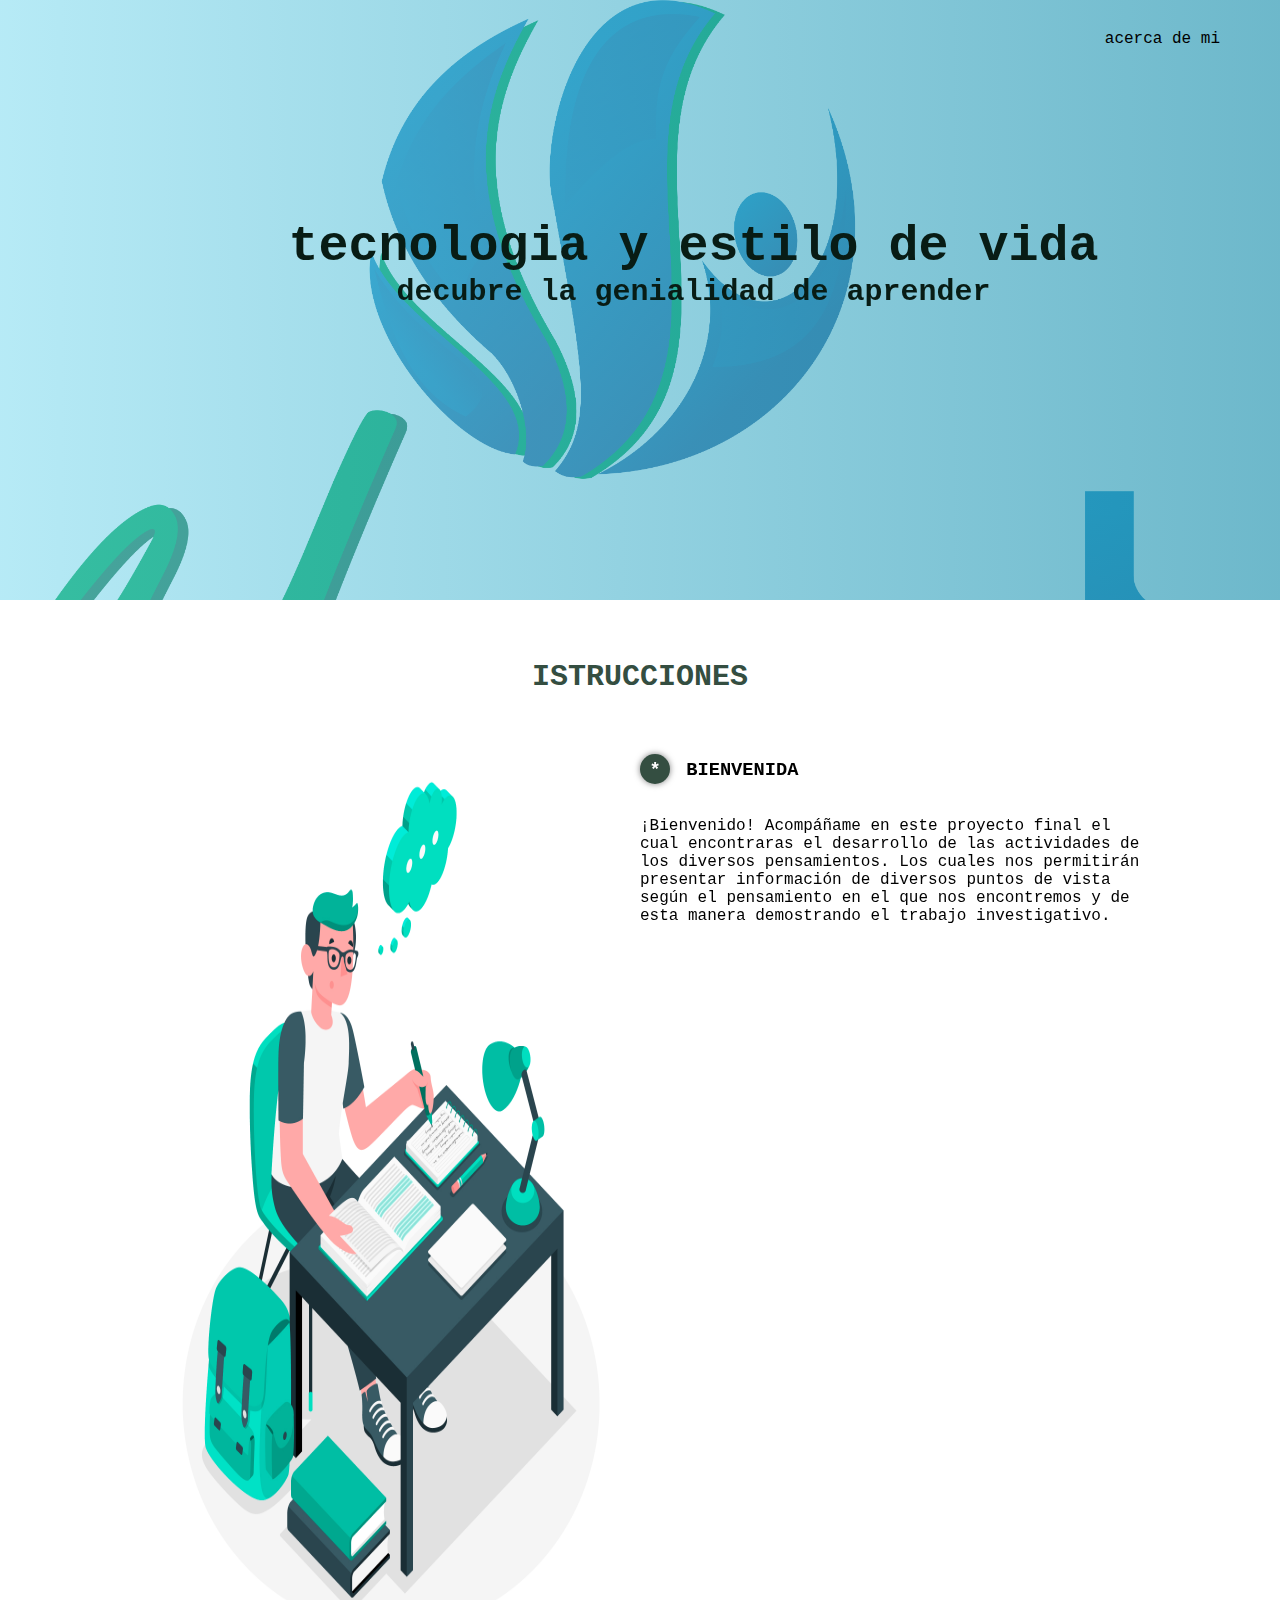
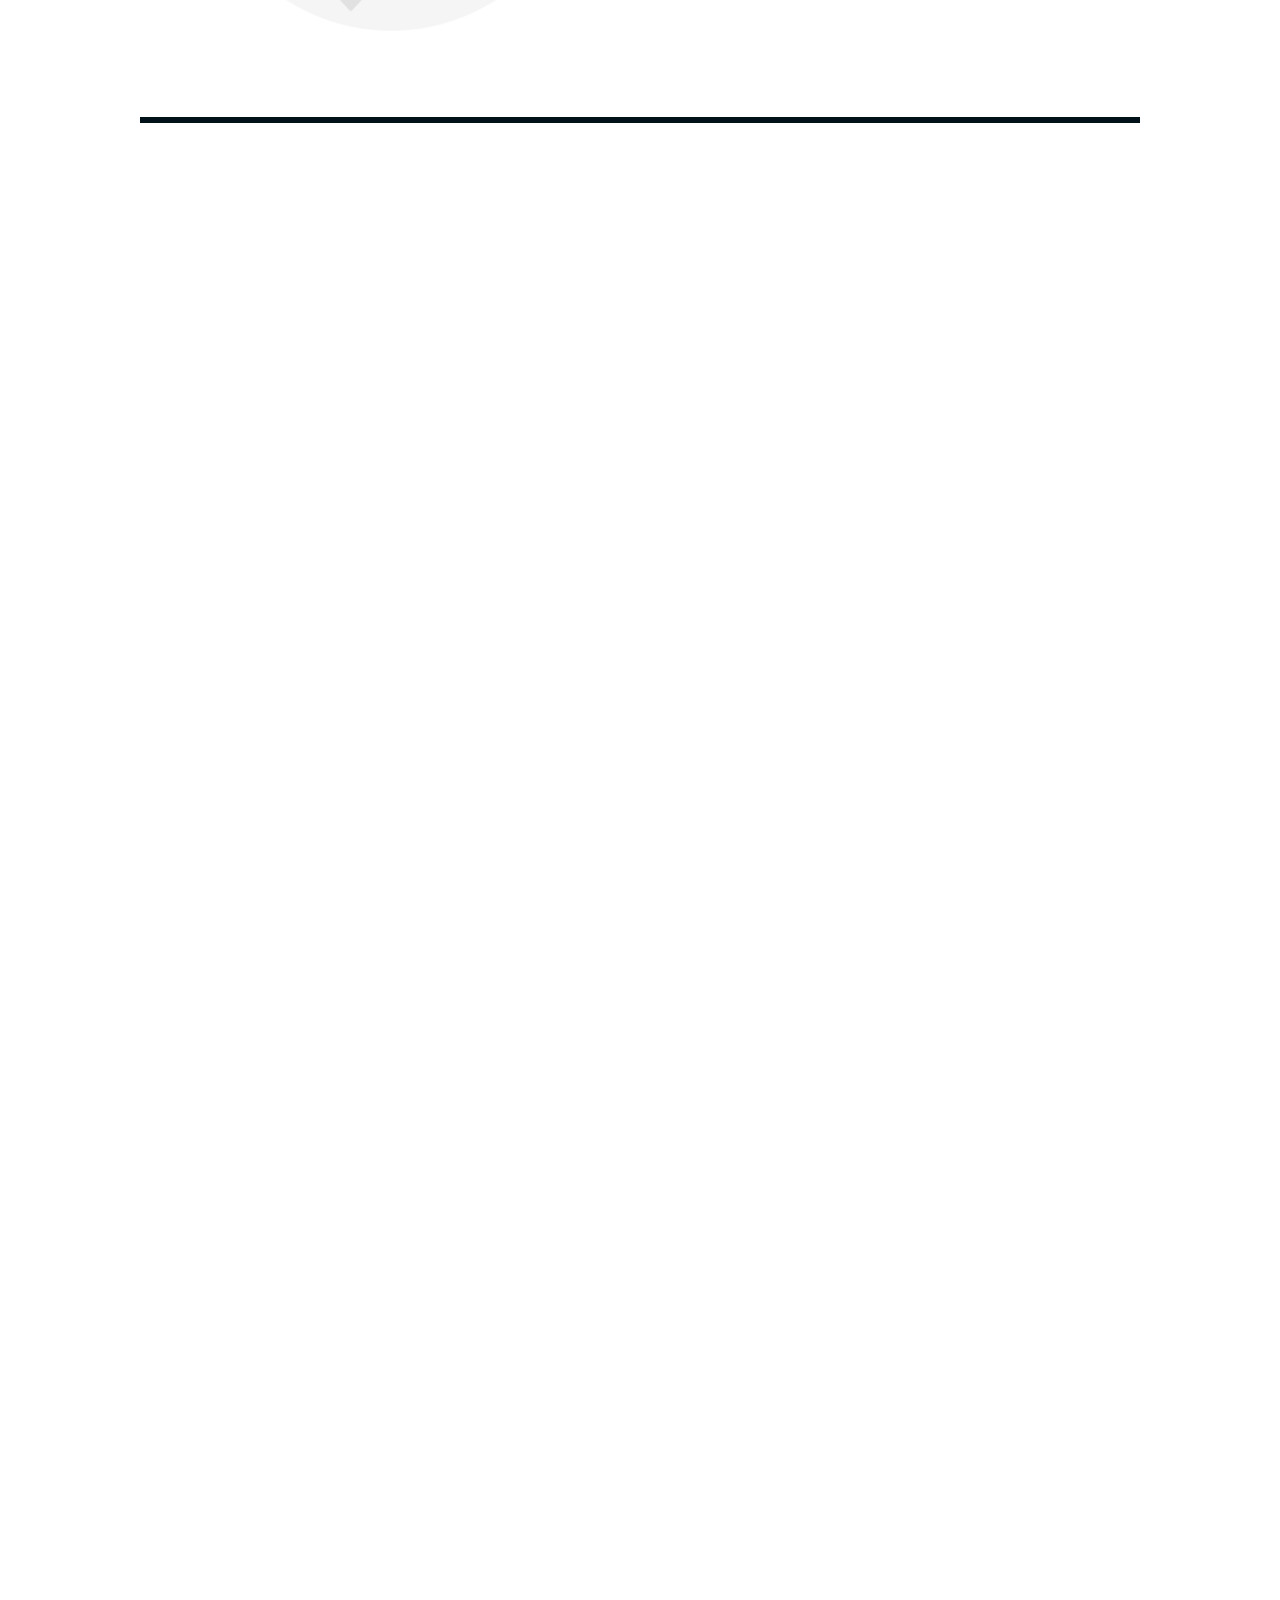
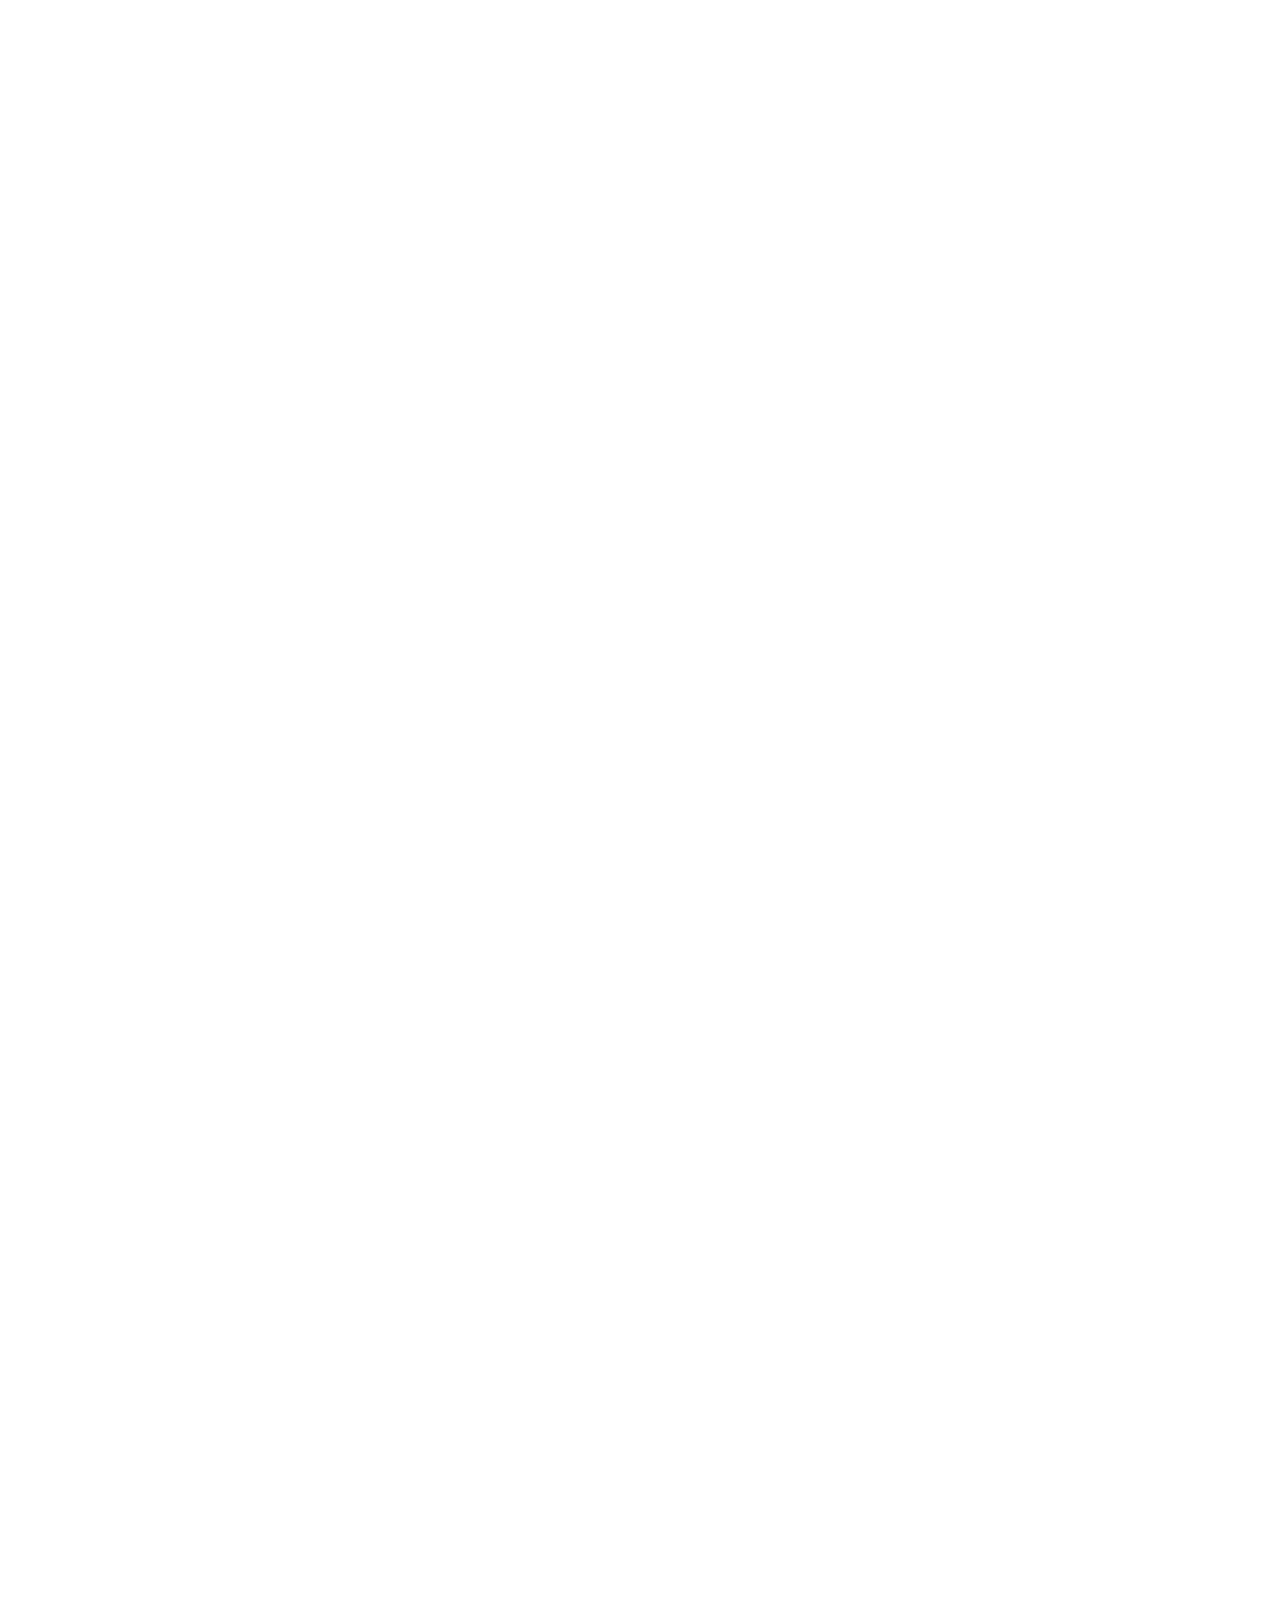
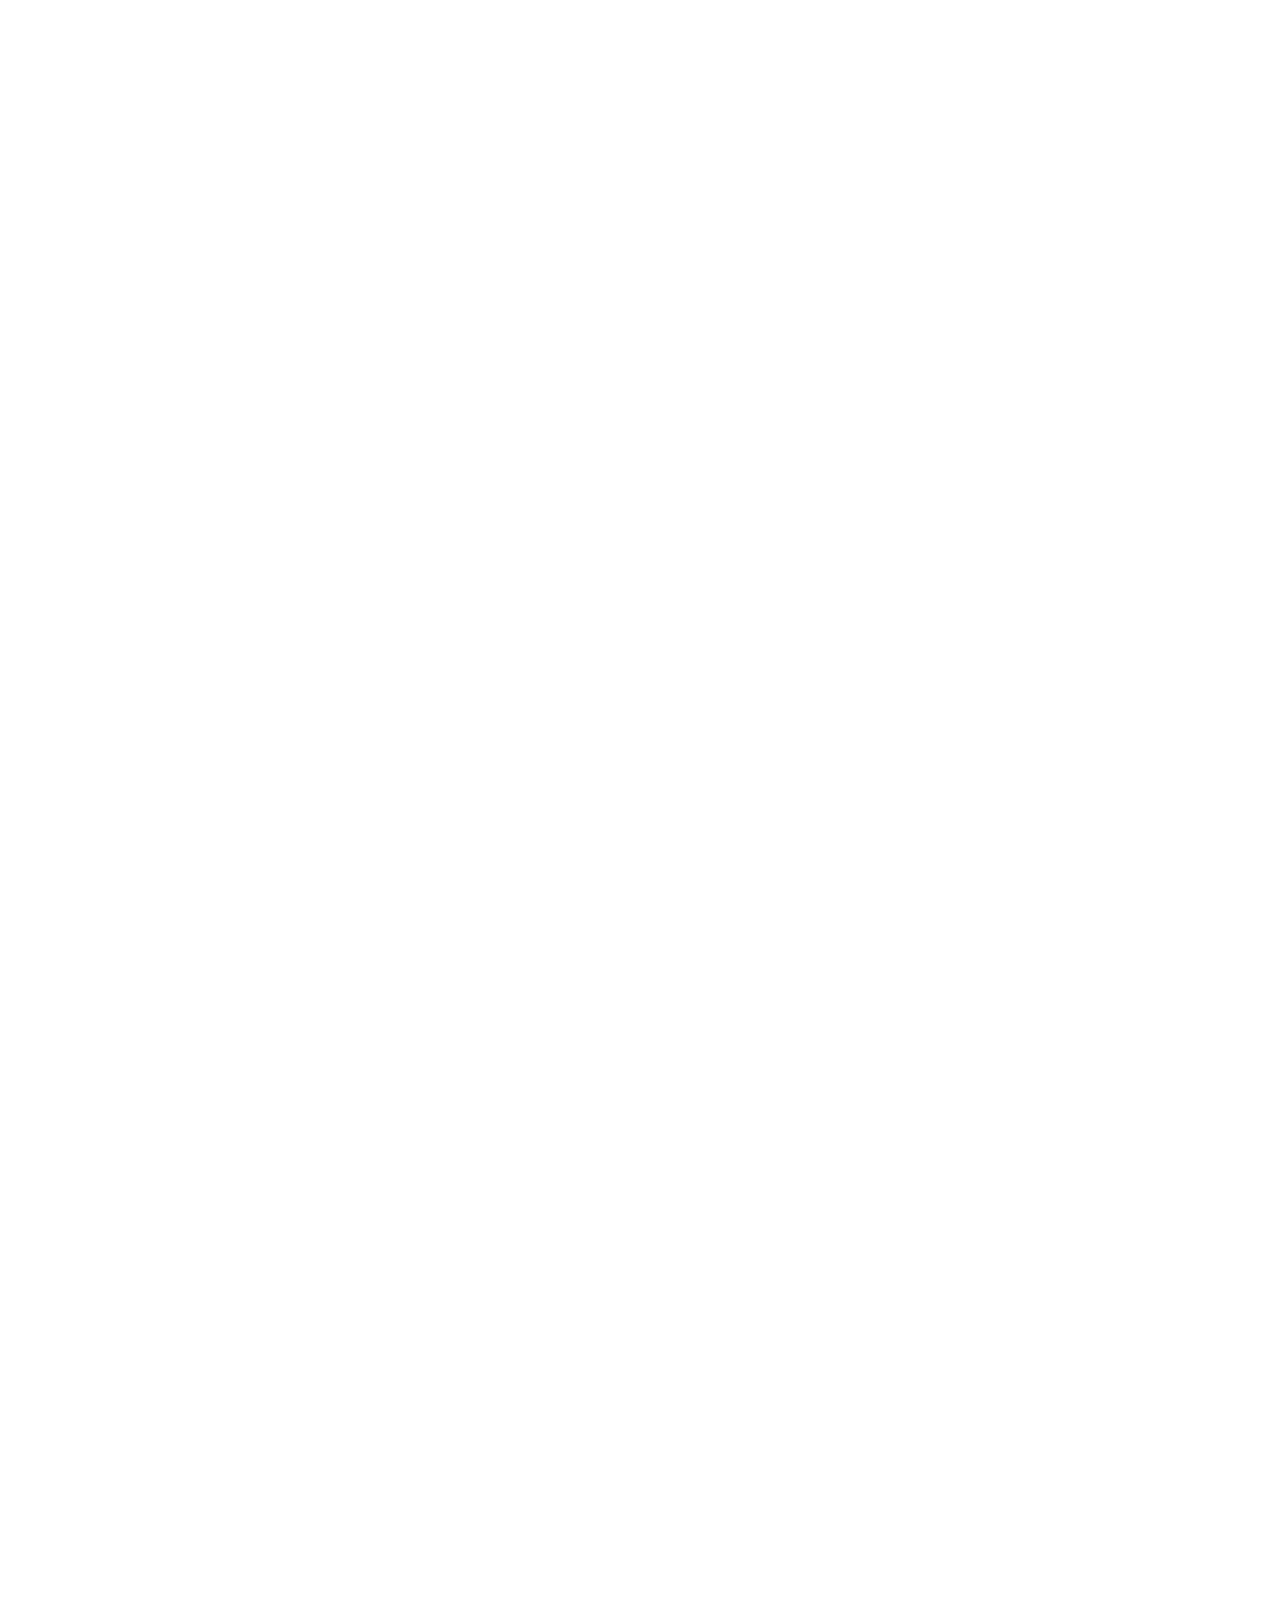
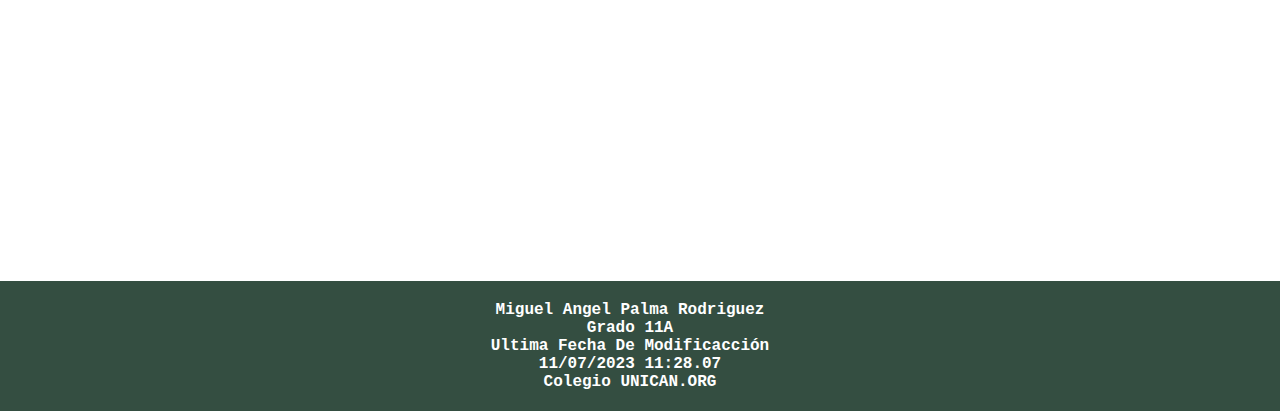
<file: index.html>
<!DOCTYPE html>
<html lang="en">
<head>
    <meta charset="UTF-8">
    <meta name="viewport" content="width=device-width, initial-scale=1.0">
    <title>tecnologia y estilo de vida | unicab.org </title>
    <link rel="stylesheet" href="css/index.css">
    <script src="js/scrollreveal.js"></script>
    <link rel="preconnect" href="https://fonts.googleapis.com">
<link rel="preconnect" href="https://fonts.gstatic.com" crossorigin>
</head>

<body>

    

    

    <header>
        
        <nav>
            <a href="mihojadevida/indexh.html">acerca de mi </a>
        </nav>
        <section class="texto1">
            <h1>tecnologia y estilo de vida </h1>
            <h2>decubre la genialidad de aprender </h2>
        </section>

        </header>

        <main>
            <div class="contenedor">

            <section class="contenerdor-instruciones">
                <h2 class="titulo">ISTRUCCIONES</h2>
                <div class="contenedor-sobre-nosotros">
                    <img src="imagen1.jpg" alt="" class="imagen1-about-us" style="width: 500px ;" >
                    <div class="contenedor-texto">
                        
                <div class="contenido-de-texto">
                    
                    <h3><span>*</span> BIENVENIDA </h3> <br> 
                    <p loren> ¡Bienvenido! Acompáñame en este proyecto 
                        final el cual encontraras el desarrollo de las actividades de los diversos 
                        pensamientos. Los cuales nos permitirán presentar información de diversos 
                        puntos de vista según el pensamiento en el que nos encontremos y de esta 
                        manera demostrando el trabajo investigativo.</p> 
                        
                    </div>

                    <br> <br>

                    <div class="contenido-de-texto">
                    
                        <h3><span>*</span>TEMATICA</h3> <br> 
                        <p loren>Como proyecto final, esta página web tendrá una temática divertida y dinámica, 
                            la cual está acompañada de instrucciones en cada pensamiento, volviéndose una página interactiva,
                             ya que el docente podrá interactuar con el contenido y poder revisarlo. Este trabajo,
                             al ser diferente que todos los demás, quiero que tenga un impacto positivo frente a cada uno de los 
                             tutores que son acompañaran en este proceso. Te invito a que mires el cronograma del orden cronológico de 
                             los pensamientos del proyecto.

                             <br><br>

                            
                              </p> 

                             <a href="cronograma/indexc.html" class="myButton1">orden cronologico</a>


                        </div>
                    

                    

                    

                        <br> <br>

                        <div class="contenido-de-texto">
                    
                            <h3><span>*</span>RECOMENDACIONES</h3> <br> 
                            <p loren>Para una buena interacción con el material de esta página, por favor seguir las siguientes recomendaciones: <br><br>

                                - A la hora de navegar por la página, por favor hacer uso de la barra de navegación, la cual se encuentra en la parte inferior de cada <br><br>
                                
                                - Si algún material se encuentra con alguna anomalía deberás comunicarte al correo institucional miguelangelpalma@unicab.org o a mi número telefónico (+57) 321 800 3303 <br><br>

                                - Al final de la página se encuentra un apartado con la misma apariencia que los demás pensamientos, pero es muy especial por eso los invito a que le echen un vistazo y fue con todo corazón <br><br>
                                </p> 
                                
                            </div>
                
                </div>

            </section>

            <br><br>

            <hr size="8px" color="#001219">
        

            <section class="portamaterias">  
                <div class="contenedor">
                    <h2 class="titulo">PENSAMIENTOS</h2>
                    <div class="galeria-port">
                        <div class="imagen-port">
                            <div class="center">
                            <p>PENSAMIENTO BIOETICO QUIMICA </p>
                            <a href="bioetico/index1.html" class="myButton">CLIC AQUI</a>


                           




                        </div> 

                            <img src="Tarjeta de presentación formal negro y blanco elegante 2.png" alt="" style="width: 100%" >
                            <div class="hover-galeria">
                        

                            </div>
                        </div>
                    </div>
                

                        <div class="imagen-port">
                            <div class="center">
                                <p>PENSAMIENTO BIOETICO FISICA  </p>
                                <a href="fisica/index2.html" class="myButton">CLIC AQUI</a>
                            </div> 

                            
                            <img src="Tarjeta de presentación formal negro y blanco elegante.png" alt=""  > 
                            <div class="hover-galeria">
                                
                                

                            </div>
                        </div>
                 

                        <div class="imagen-port">
                            <div class="center">
                                <p>PENSAMIENTO SOCIAL</p>
                                <a href="sociales/index3.html" class="myButton">CLIC AQUI</a>
                            </div> 

                            <img src="Tarjeta de presentación formal negro y blanco elegante 3.png" alt=""  >
                            <div class="hover-galeria">
                               
                                

                            </div>
                        </div>

                        <div class="imagen-port">
                            <div class="center">
                                <p> PENSAMIENTO NUMERICO</p>
                                <a href="matematicas/index4.html" class="myButton">CLIC AQUI</a>
                            </div> 

                            <img src="Tarjeta de presentación formal negro y blanco elegante 5.png" alt="">
                            <div class="hover-galeria">
                                
                             

                            </div>
                        </div>

                        <div class="imagen-port">
                            <div class="center">
                                <p>PENSAMIENTO HUMANISTICO ESPAÑOL</p>
                                <a href="español/index5.html" class="myButton">CLIC AQUI</a>

                            </div> 

                            <img src="Tarjeta de presentación formal negro y blanco elegante  ESPAÑOL.png" alt="">
                            <div class="hover-galeria">
                                
                               

                            </div>
                        </div>

                        <div class="imagen-port">
                            <div class="center">
                                <p>PENSAMIENTO HUMANISTICO INGLES </p>
                                <a href="ingles/index6.html" class="myButton">CLIC AQUI</a>

                         </div> 

                            <img src="Tarjeta de presentación formal negro y blanco elegante INGLES.png" alt="" >
                            <div class="hover-galeria">
                                
                               

                            </div>
                        </div>




                        <div class="imagen-port">
                            <div class="center">
                                <p>AGRADECIMINTO </p>
                                <a href="https://site164829.nicepage.io/?version=b4f3d2f2-7130-4fca-98d5-1179d1e62a88" class="myButton">CLIC AQUI</a>

                         </div> 

                            <img src="m.png" alt="" >
                            <div class="hover-galeria">
                                
                               

                            </div>
                        </div>

                    </div>
                </div>

          </section>
            </div>
        </main>
    
</body>

</html>





























<div class="info2">
    
        <p class="tituloinfo"> Miguel Angel Palma Rodriguez </p> <br>
    <p class="tituloinfo">Grado 11A</p><br>
    <P class="tituloinfo"> Ultima Fecha De Modificacción</P><br>
    <p class="tituloinfo">11/07/2023 11:28.07</p><br>
    <p class="tituloinfo"> Colegio UNICAN.ORG</p>
    
</div>

<script src="js/index.js"></script>
</body>
</html>
</file>
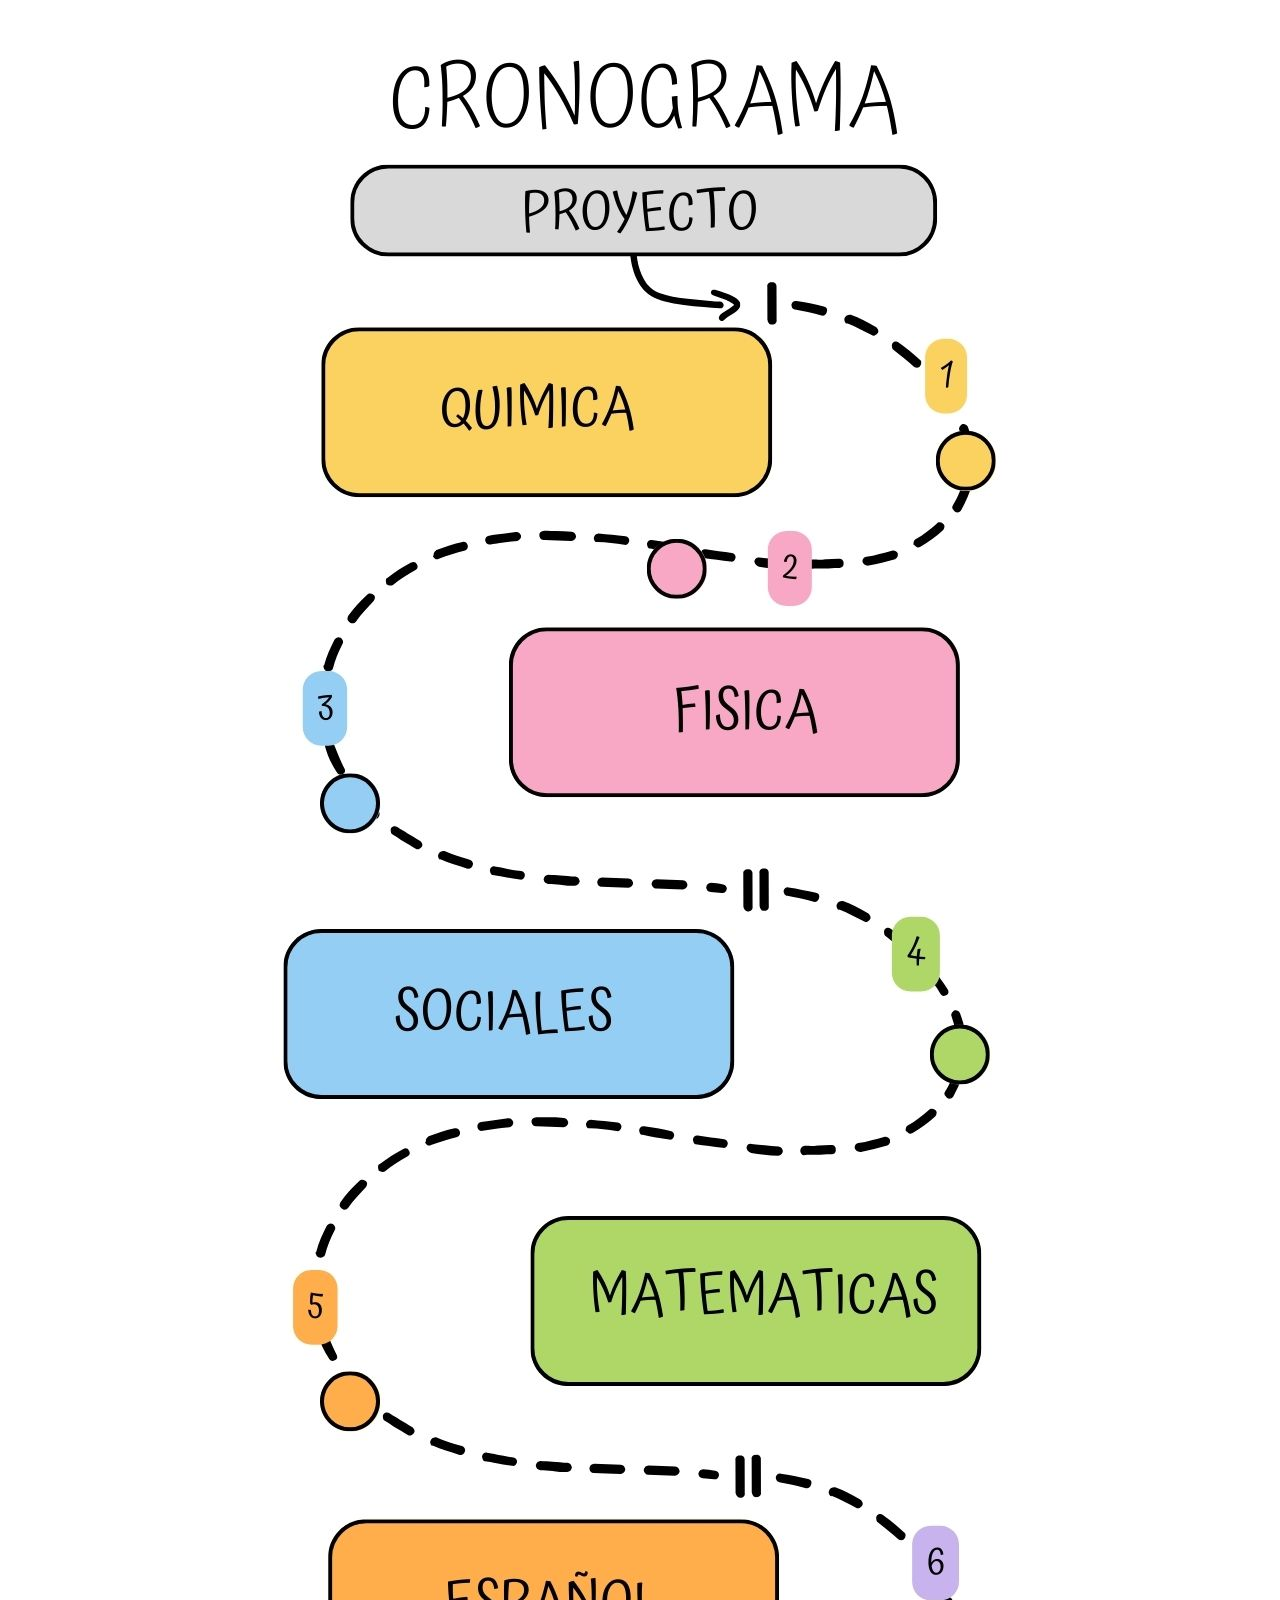
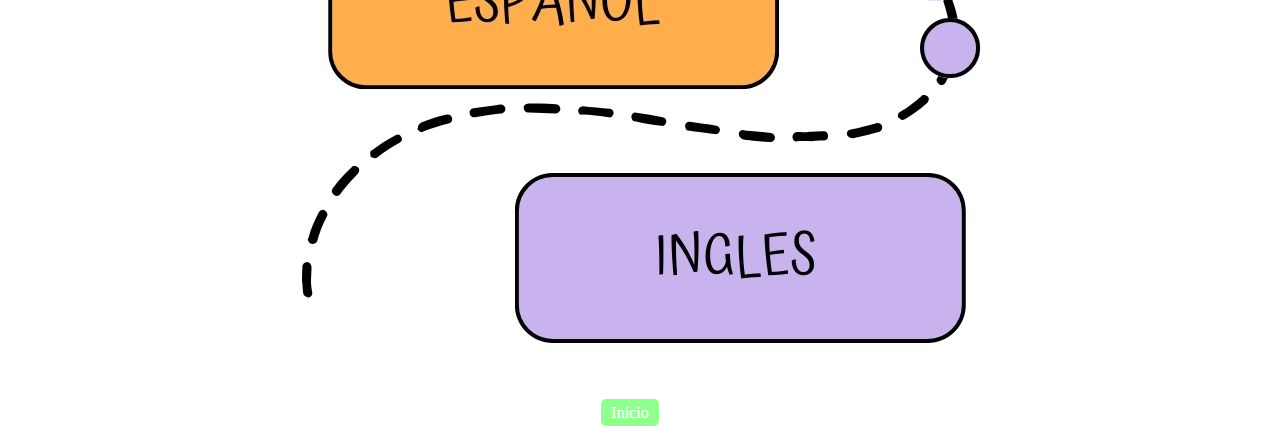
<file: cronograma/indexc.html>
<!DOCTYPE html>
<html lang="es">
<head>
    <meta charset="UTF-8">
    <meta name="viewport" content="width=device-width, initial-scale=1.0">
    <link rel="stylesheet" href="css/indexc.css">
    <script src="../js/scrollreveal.js"></script>
    <title>cronograma</title>
</head>


<body>

<div class="cronograma">
    <div class="img">

        <img src="cronograma.jpg" alt="">
    </div>

</div>

    
<section class="navegacion">

    <ul>
        <li><a href="../index.html" class="home">Inicio</a></li>
    </ul>

</section>

<script src="../js/index.js"></script>
</body>
</html>
</file>
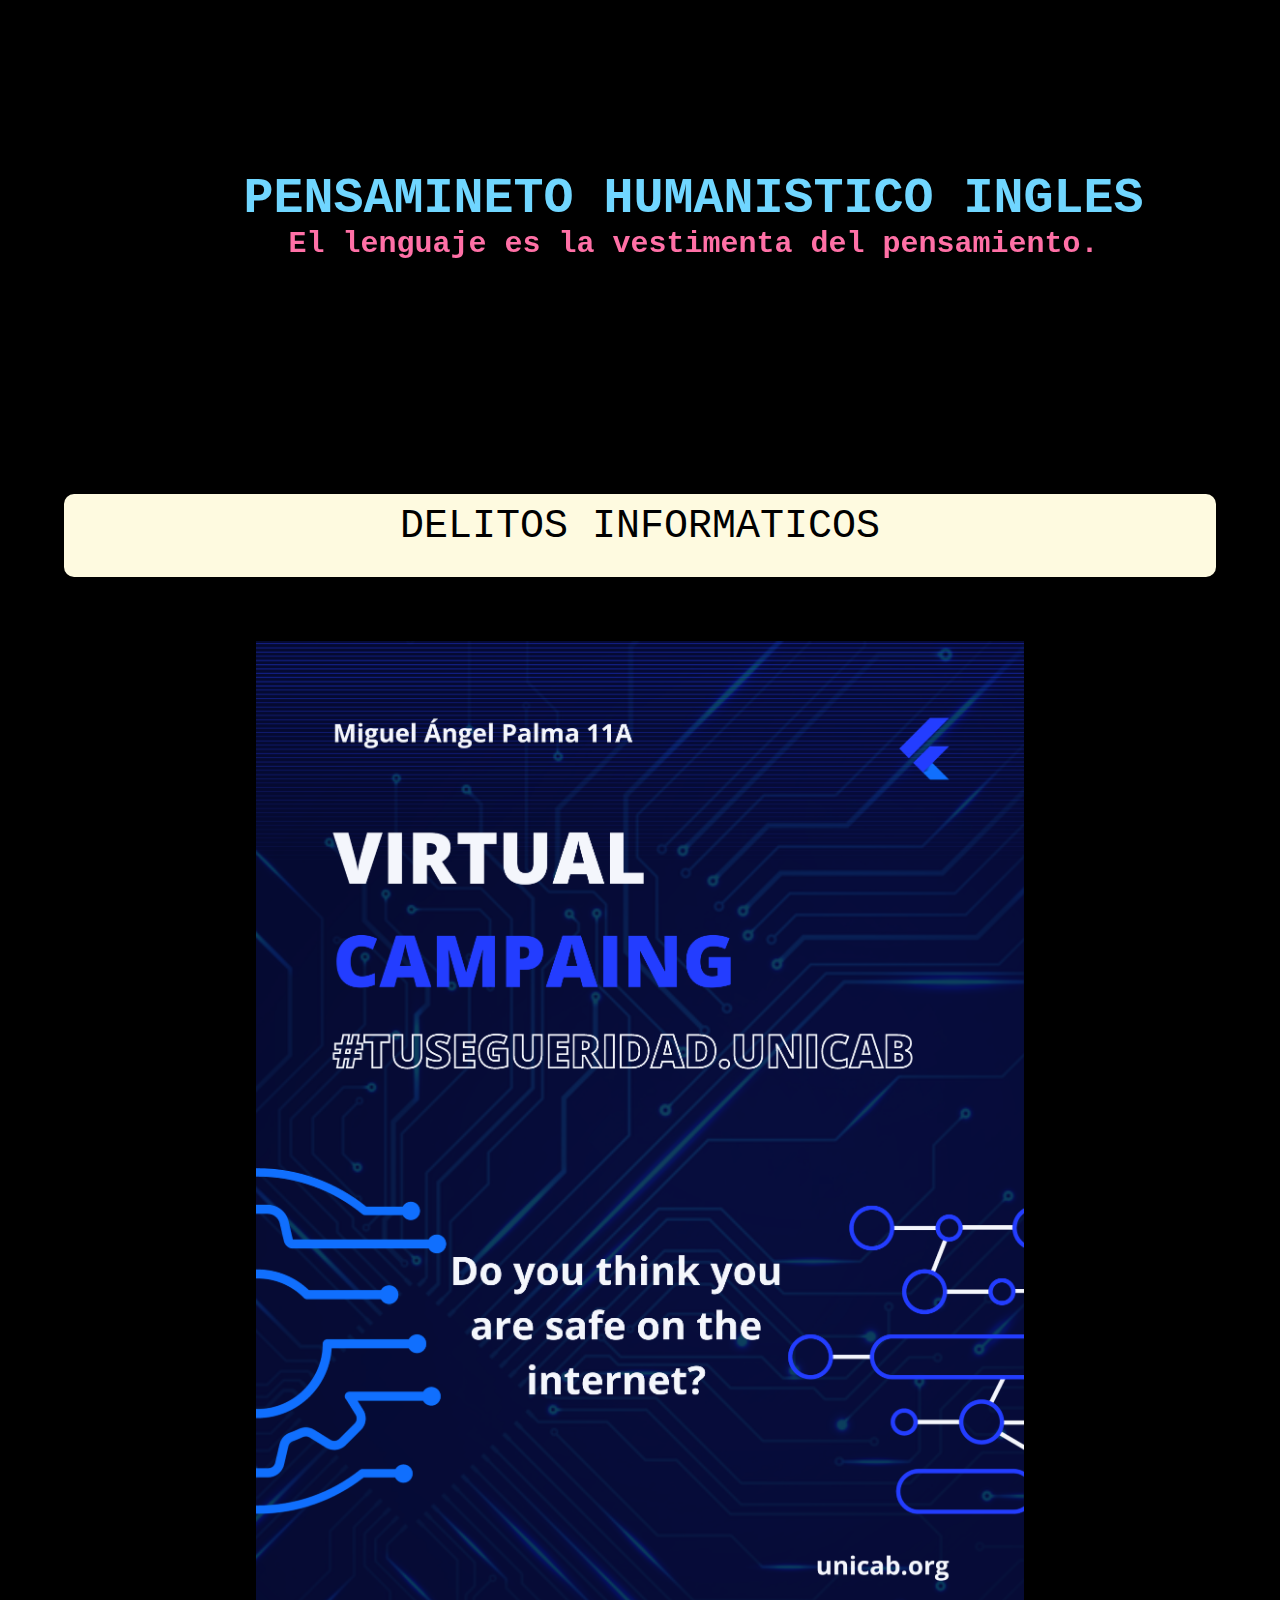
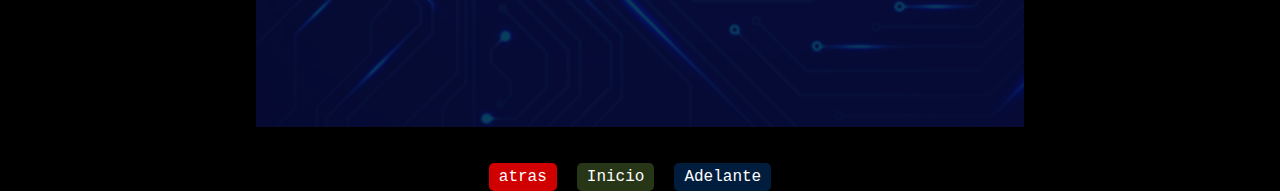
<file: ingles/index6.html>
<!DOCTYPE html>
<html lang="en">
<head>
    <meta charset="UTF-8">
    <meta name="viewport" content="width=device-width, initial-scale=1.0">
    <title>pensamiento ingles</title>
    <link rel="stylesheet" href="css/index6.css">
    <script src="../js/scrollreveal.js"></script>
    <link rel="preconnect" href="https://fonts.googleapis.com">
<link rel="preconnect" href="https://fonts.gstatic.com" crossorigin>
</head>

<body>
    <body>
        <header>
            <section class="titulo1">
                <h1> PENSAMINETO HUMANISTICO INGLES</h1>
                <h2>El lenguaje es la vestimenta del pensamiento. </h2>
                
            </section>
        </header>
        <div class="info">
            <p class="titulo-seccion">DELITOS INFORMATICOS</p>
            <div class="lista">
        
                <br>
        
               
            </div>
        </div>

        <div class="cronograma">
            <div class="img">
        
                <img src="virtual - copia.png" alt="" width="60%">
            </div>
        
        </div>

        <br><br>

        <section class="navegacion">
            <ul>
        <li> <a href="../español/index5.html" class="back"> atras </a>
        <li><a href="../index.html" class="home">Inicio</a></li>
        <li><a href="../index.html" class="forward">Adelante</a></li>
            </ul>
        
        </section>




    </body>
    <script src="../js/index.js"></script>
</body>
</html>
</file>
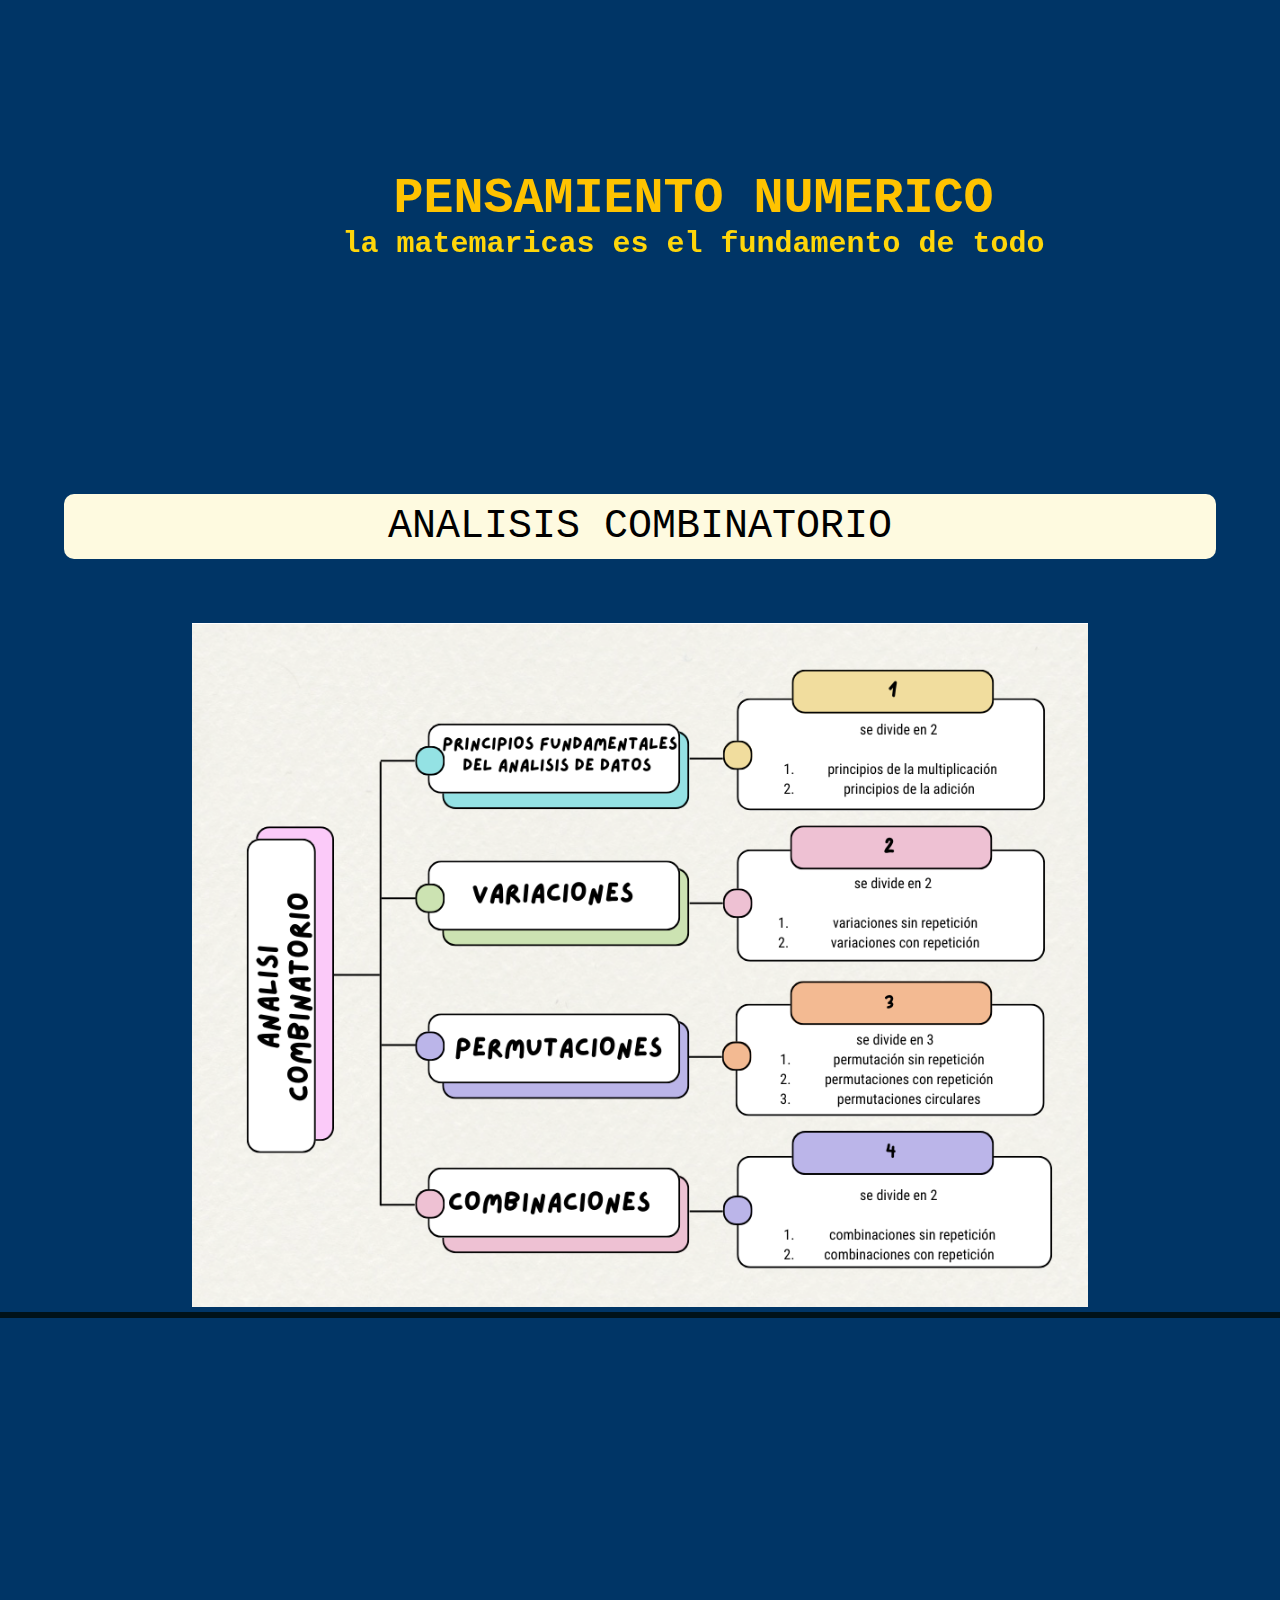
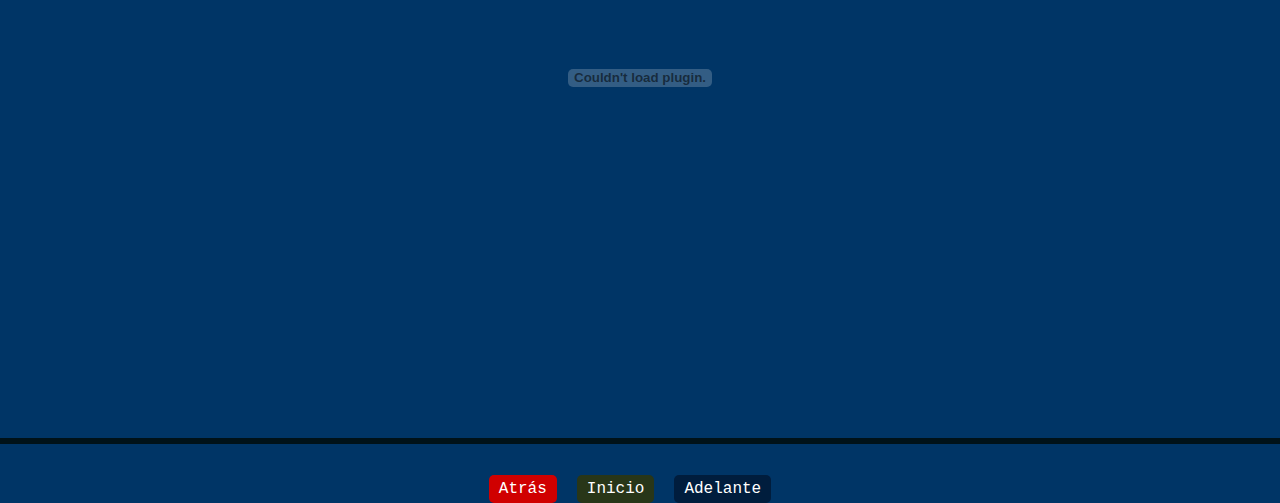
<file: matematicas/index4.html>
<!DOCTYPE html>
<html lang="es">
<head>
    <meta charset="UTF-8">
    <meta name="viewport" content="width=device-width, initial-scale=1.0">
    <title>pensaminto numerico</title>
    <link rel="stylesheet" href="css/index4.css">
    <script src="../js/scrollreveal.js"></script>
    <link rel="preconnect" href="https://fonts.googleapis.com">
<link rel="preconnect" href="https://fonts.gstatic.com" crossorigin>
</head>


<body>

    <body>
        <header>
            <section class="titulo1">
                <h1> PENSAMIENTO NUMERICO </h1>
                <h2> la matemaricas es el fundamento de todo </h2>
            </section>

            <div class="info">
                <p class="titulo-seccion">ANALISIS COMBINATORIO</p>
                

                </div>
            </div>

            
            <div class="mapa1"> 
                <img src="analisi combinatorio.png" alt="" style="width: 70%;">

            </div>

            <hr size="8px" color="#001219">

            <object class="pdfview" type="application/pdf" data="Calculus - Mathematics - 12th Grade by Slidesgo.pdf"></object>


            <div>

            <hr size="8px" color="#001219">

            <br><br>

            

            

        



            <section class="navegacion">
                <ul>
                    <li><a href="../sociales/index3.html#" class="back">Atrás</a></li>
                    <li><a href="../index.html " class="home">Inicio</a></li>
                    <li><a href="../español/index5.html" class="forward">Adelante</a></li>

                   
                      
                      
                </ul>
            
            </section>
    
    
        </header>
    </body>
    <script src="../js/index.js"></script>
</body>
</html>
</file>
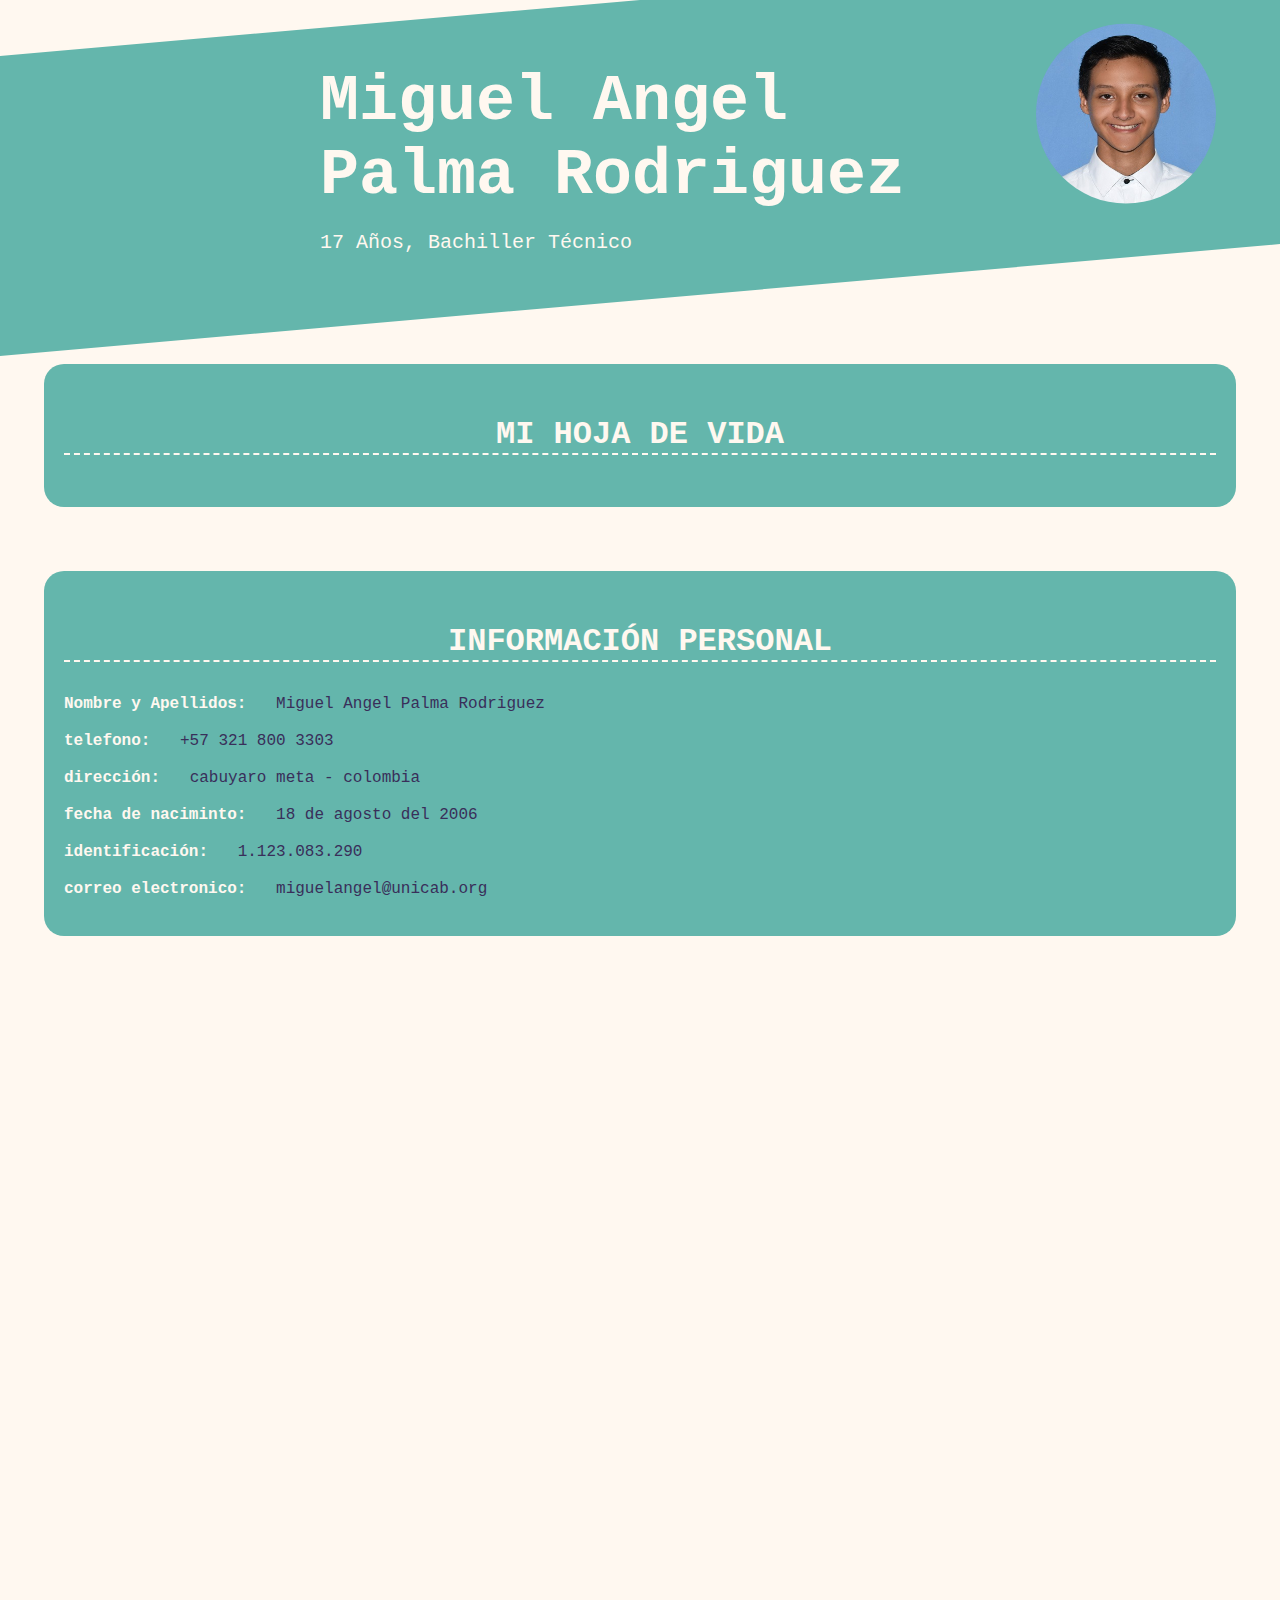
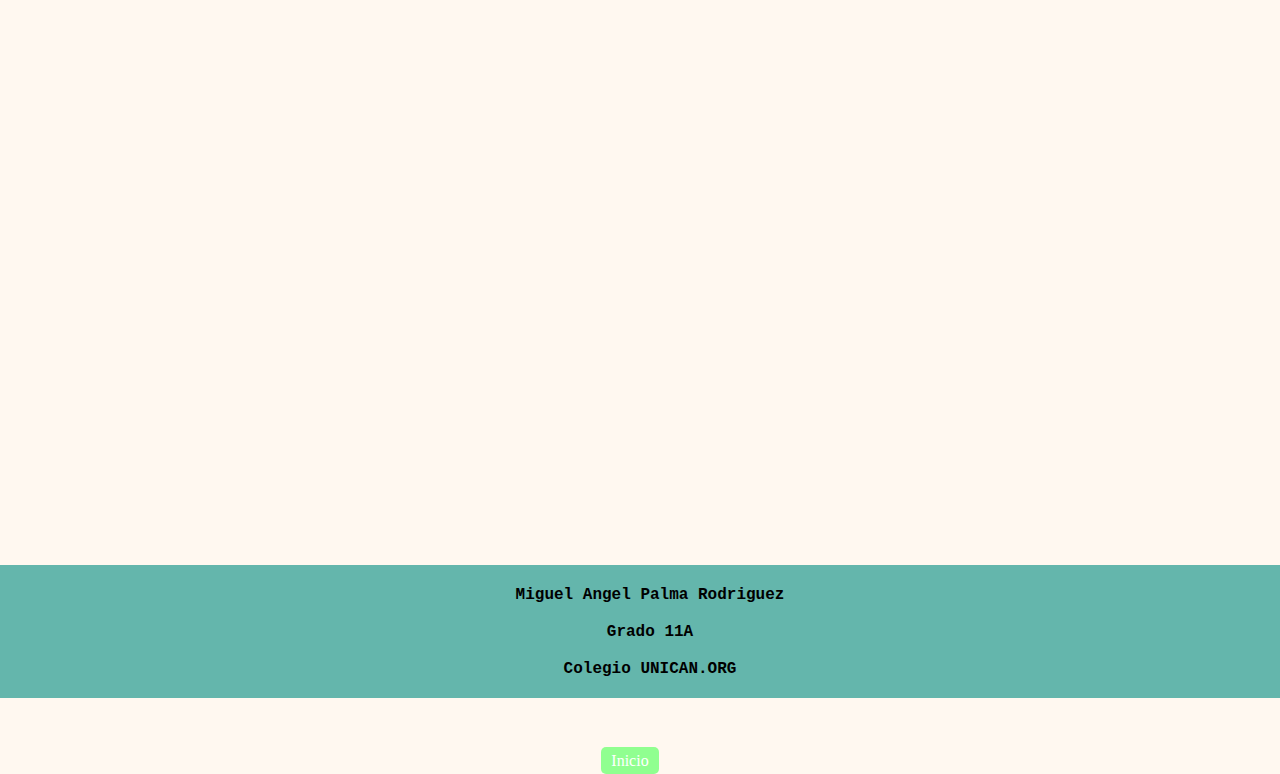
<file: mihojadevida/indexh.html>
<!DOCTYPE html>
<html lang="es">
<head>
    <meta charset="UTF-8">
    <meta name="viewport" content="width=device-width, initial-scale=1.0">
    <title> mi hoja de vida</title>
    <link rel="stylesheet" href="css/indexh.css">
    <script src="../js/scrollreveal.js"></script>
    <link rel="preconnect" href="https://fonts.googleapis.com">
<link rel="preconnect" href="https://fonts.gstatic.com" crossorigin>
</head>

<body>
    <div class="name">
        <div class="imagen">
            <img src="WhatsApp Image 2022-01-18 at 11.04.18 AM.jpeg" alt="">
        </div>
        

         <div class="content">
            <p class="p-1">Miguel Angel Palma Rodriguez</p> <br>
            <p class="p-2">17 Años, Bachiller Técnico</p>
         </div>   
            
                
        </style>
    </head>
    <body>

    </div>

    <div class="info">
       
        <center><div>

            <p class="tituloseccion"> MI HOJA DE VIDA</p>

        </div></center>
    </div>
</div>


    
       
    




    <div class="info">
        <p class="tituloseccion">INFORMACIÓN PERSONAL</p>
        <p class="tituloinfo"> Nombre y Apellidos:  </p> 
        <p class="Infoinfo">Miguel Angel Palma Rodriguez</p><br><br>
        <p class="tituloinfo"> telefono: </p>
        <p class="Infoinfo"> +57 321 800 3303</p><br><br>
        <p class="tituloinfo"> dirección: </p>
        <p class="Infoinfo"> cabuyaro meta - colombia</p><br><br>
        <p class="tituloinfo"> fecha de naciminto: </p>
        <p class="Infoinfo"> 18 de agosto del 2006</p><br><br>
        <p class="tituloinfo"> identificación: </p>
        <p class="Infoinfo">  1.123.083.290</p><br><br>
        <P class="tituloinfo"> correo electronico: </P>
        <p class="Infoinfo"> miguelangel@unicab.org</p> <br><br>
    </div>

    <div class="info">
        <p class="tituloseccion">EXPERENCIA LABORAL</p>
        <p class="tituloinfo"> Experencia laboral:  </p>
        <p class="Infoinfo"> NO APLICA</p><br><br>
        
    </div>

    <div class="info">
        <p class="tituloseccion">EDUCACCIÓN E FORMACIÓN</p>
        <p class="tituloinfo"> Educaccion:  </p>
        <p class="Infoinfo"> tecnico Bachiller (colegio UNICAB) dedes el año 2021 - 2023</p><br><br>
        <p class="Infoinfo">  primaria Istitucion educativa cabuyaro meta </p><br><br>
        
    </div>

    <div class="info">
        <p class="tituloseccion">ACTITUDES Y PASATIEMPOS</p>
        <p class="tituloinfo"> aptitud:  </p>
        <p class="Infoinfo">Soy una persona llena de habilidades y capacidades una de ellas es mi destreza 
            en el arte libre y tengo un inmenso amor por la naturaleza. Además, soy una persona que se relaciona 
            muy fácilmente con las demás entablando una amistad pura soy bueno trabajando en equipo de echo me 
            gusta por tal motivo me considero un Vocero líder entre las demás personas. Al igual mi mentalidad 
            y mi buen optimismo me a ayudado ha hacer la persona que soy y cada día mas ir mejorando además Soy
             una persona amable y de mente abierta, en constante búsqueda de nuevas perspectivas y desafíos. 
             Aunque no tengo experiencia laboral, tengo una mente innovadora y una pasión por aprender. 
             Estoy dispuesto a enfrentar cualquier desafío y aportar mis habilidades. 

        </p><br><br>


        <p class="tituloinfo"> pasatimpos: </p>
        <p class="Infoinfo"> <span> (Danza Hurbana)  (Recreaccion Artistica)  (participante en deportes como el atlrtismo entre otros ) </span></p><br>
        
    </div>
    
    <div class="info">
        <p class="tituloseccion">LENGUA</p>
        <p class="tituloinfo"> lengua materna:  </p>
        <p class="Infoinfo">español</p><br><br>
        <p class="tituloinfo"> otras: </p>
        <p class="Infoinfo"> grado minimo de ingles en nivel basico</p>
        
    </div>

    <div class="info2">
        <center>
            <p class="tituloinfo"> Miguel Angel Palma Rodriguez </p> <br><br>
        <p class="tituloinfo">Grado 11A</p><br><br>
        
        <p class="tituloinfo"> Colegio UNICAN.ORG</p>
        </center>
    </div>

    <br><br><br>

    
        
    
    <section class="navegacion">

        <ul>
            <li><a href="../index.html" class="home">Inicio</a></li>
        </ul>
    
    </section>

        
    
    

    <script src="../js/index.js"></script>
</body>
</html>
</file>
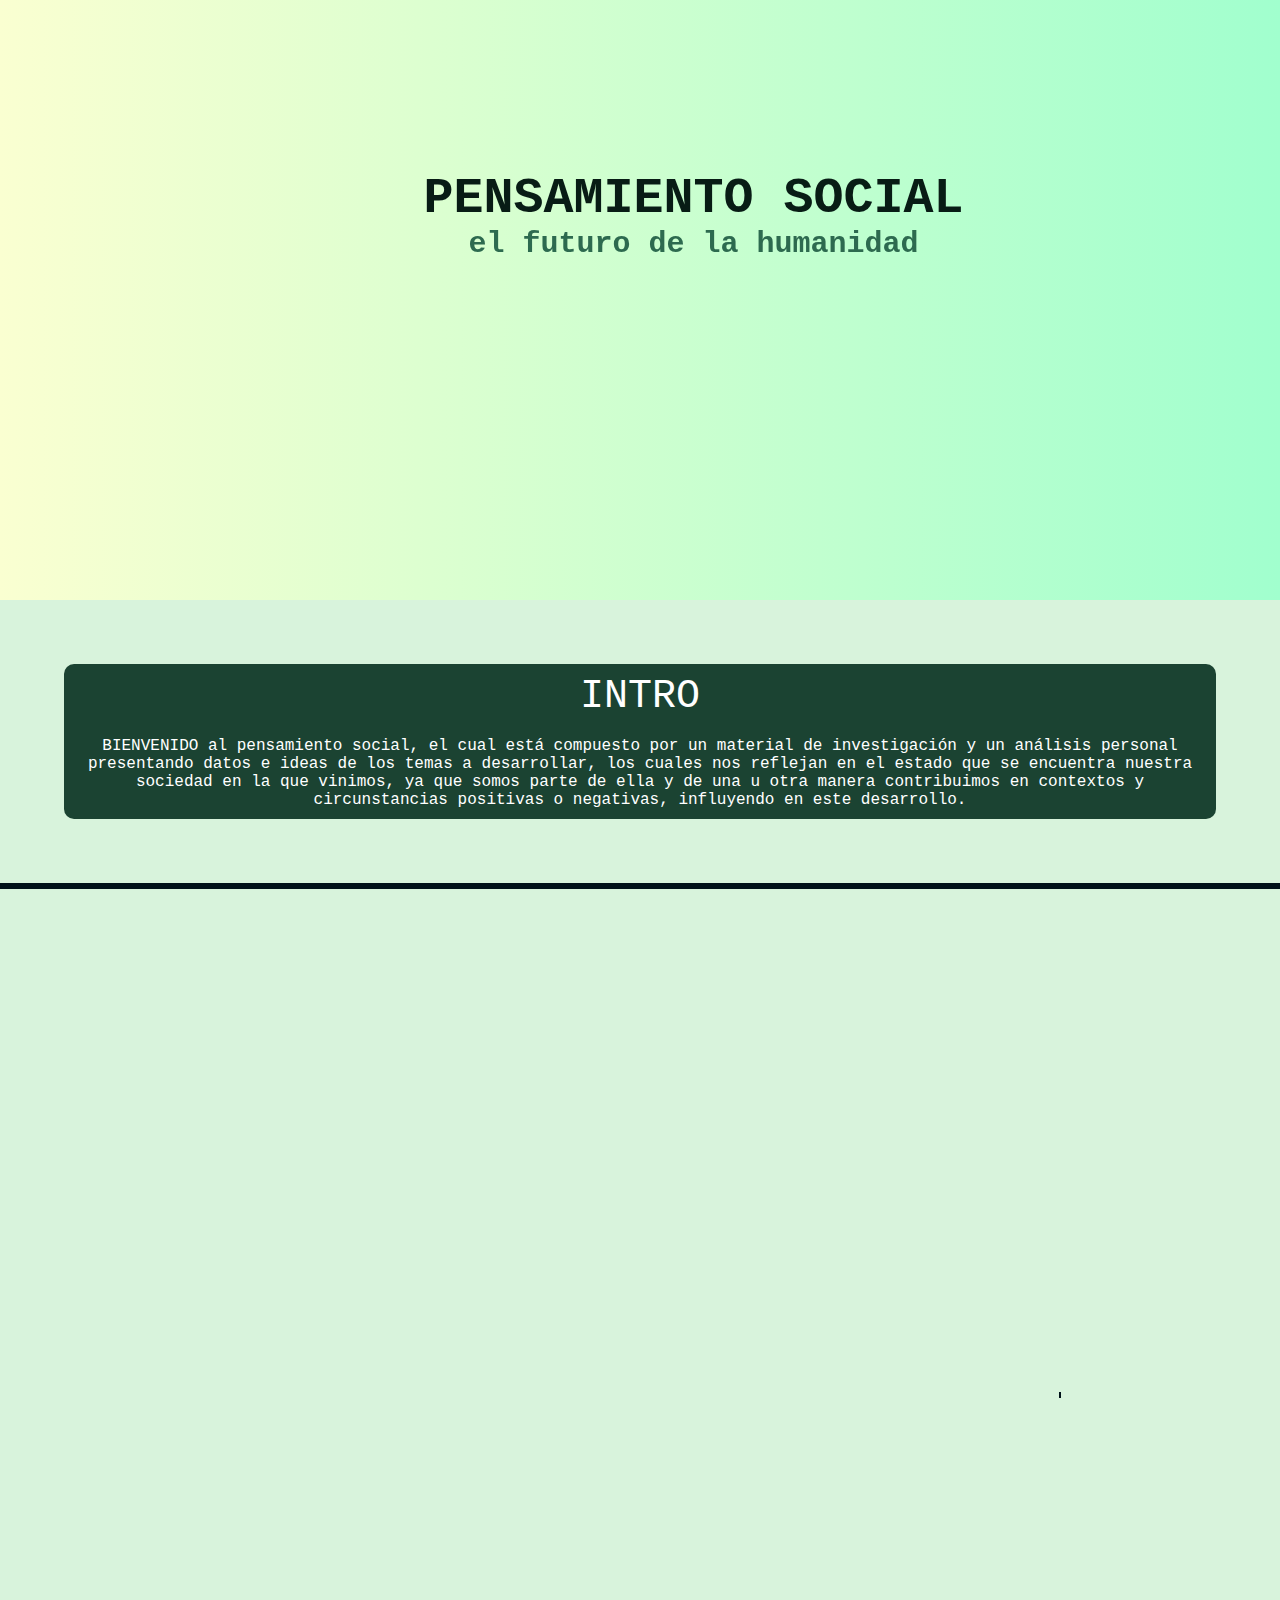
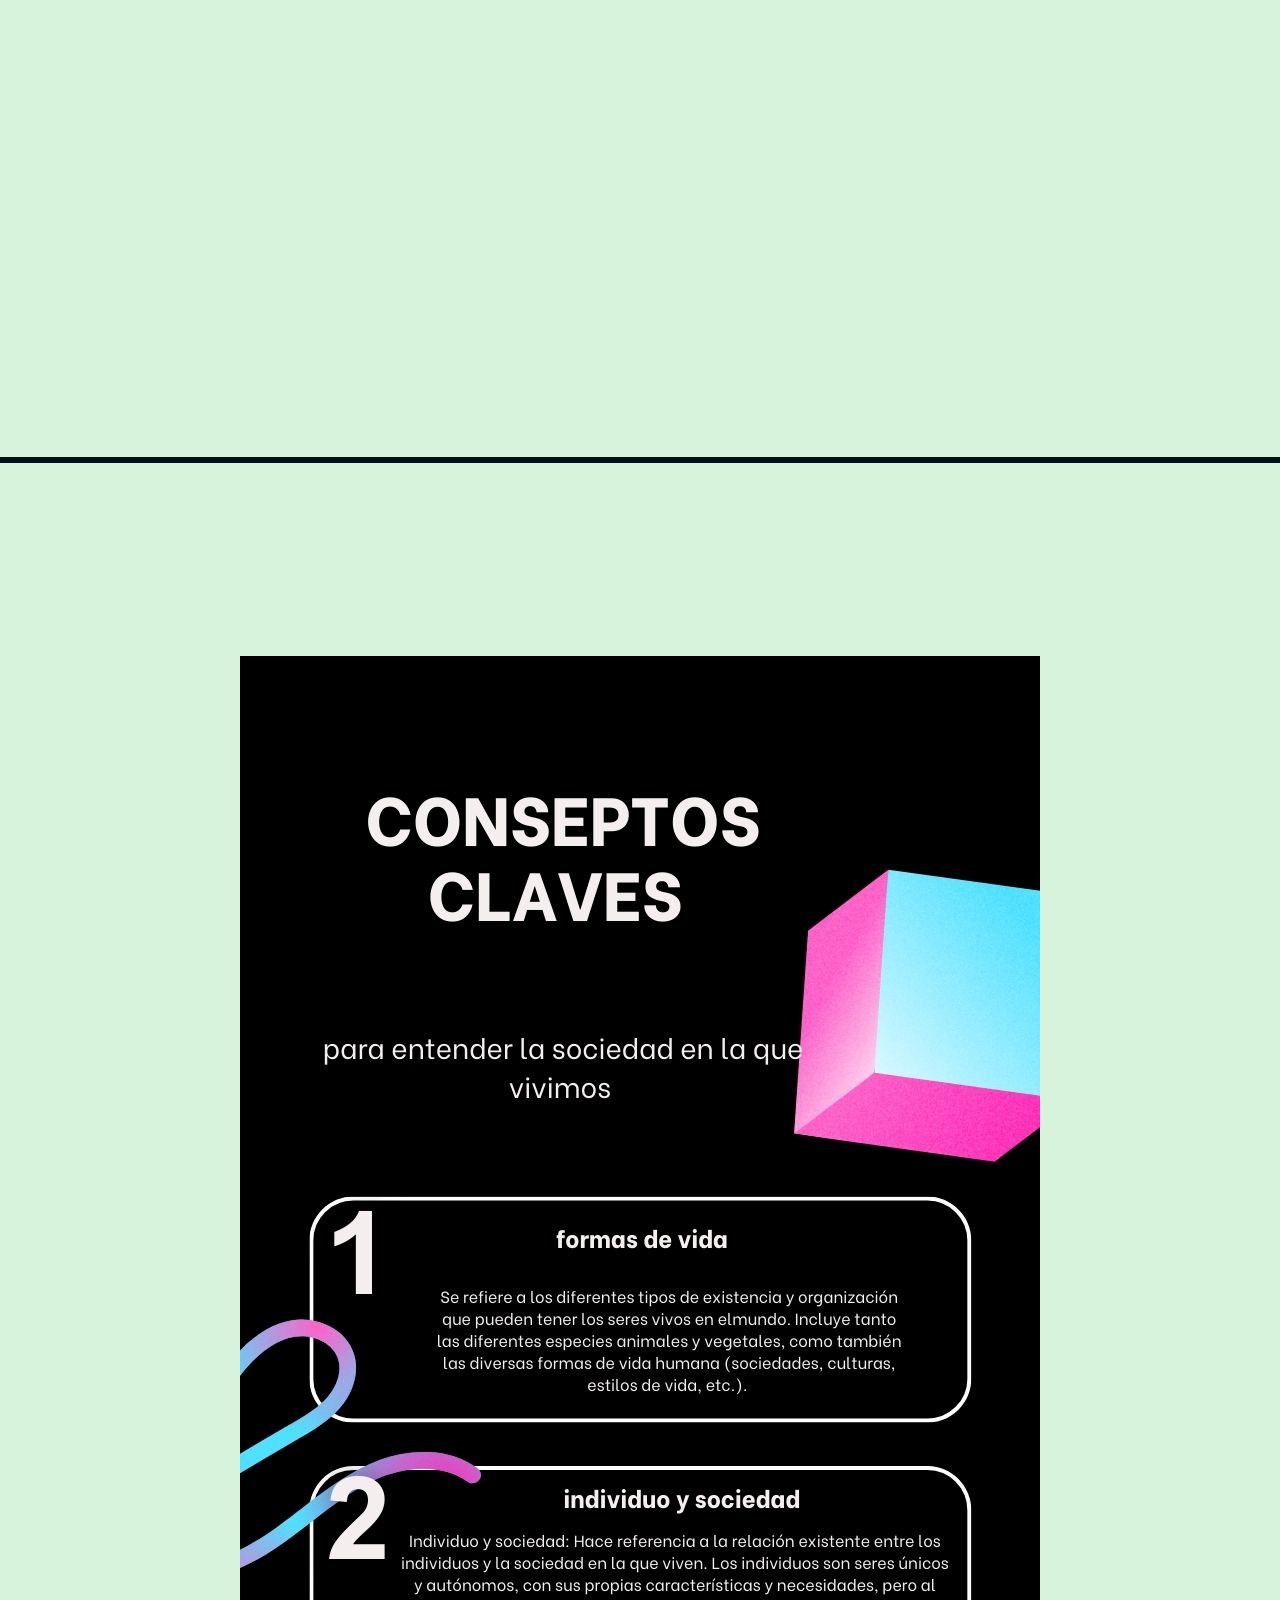
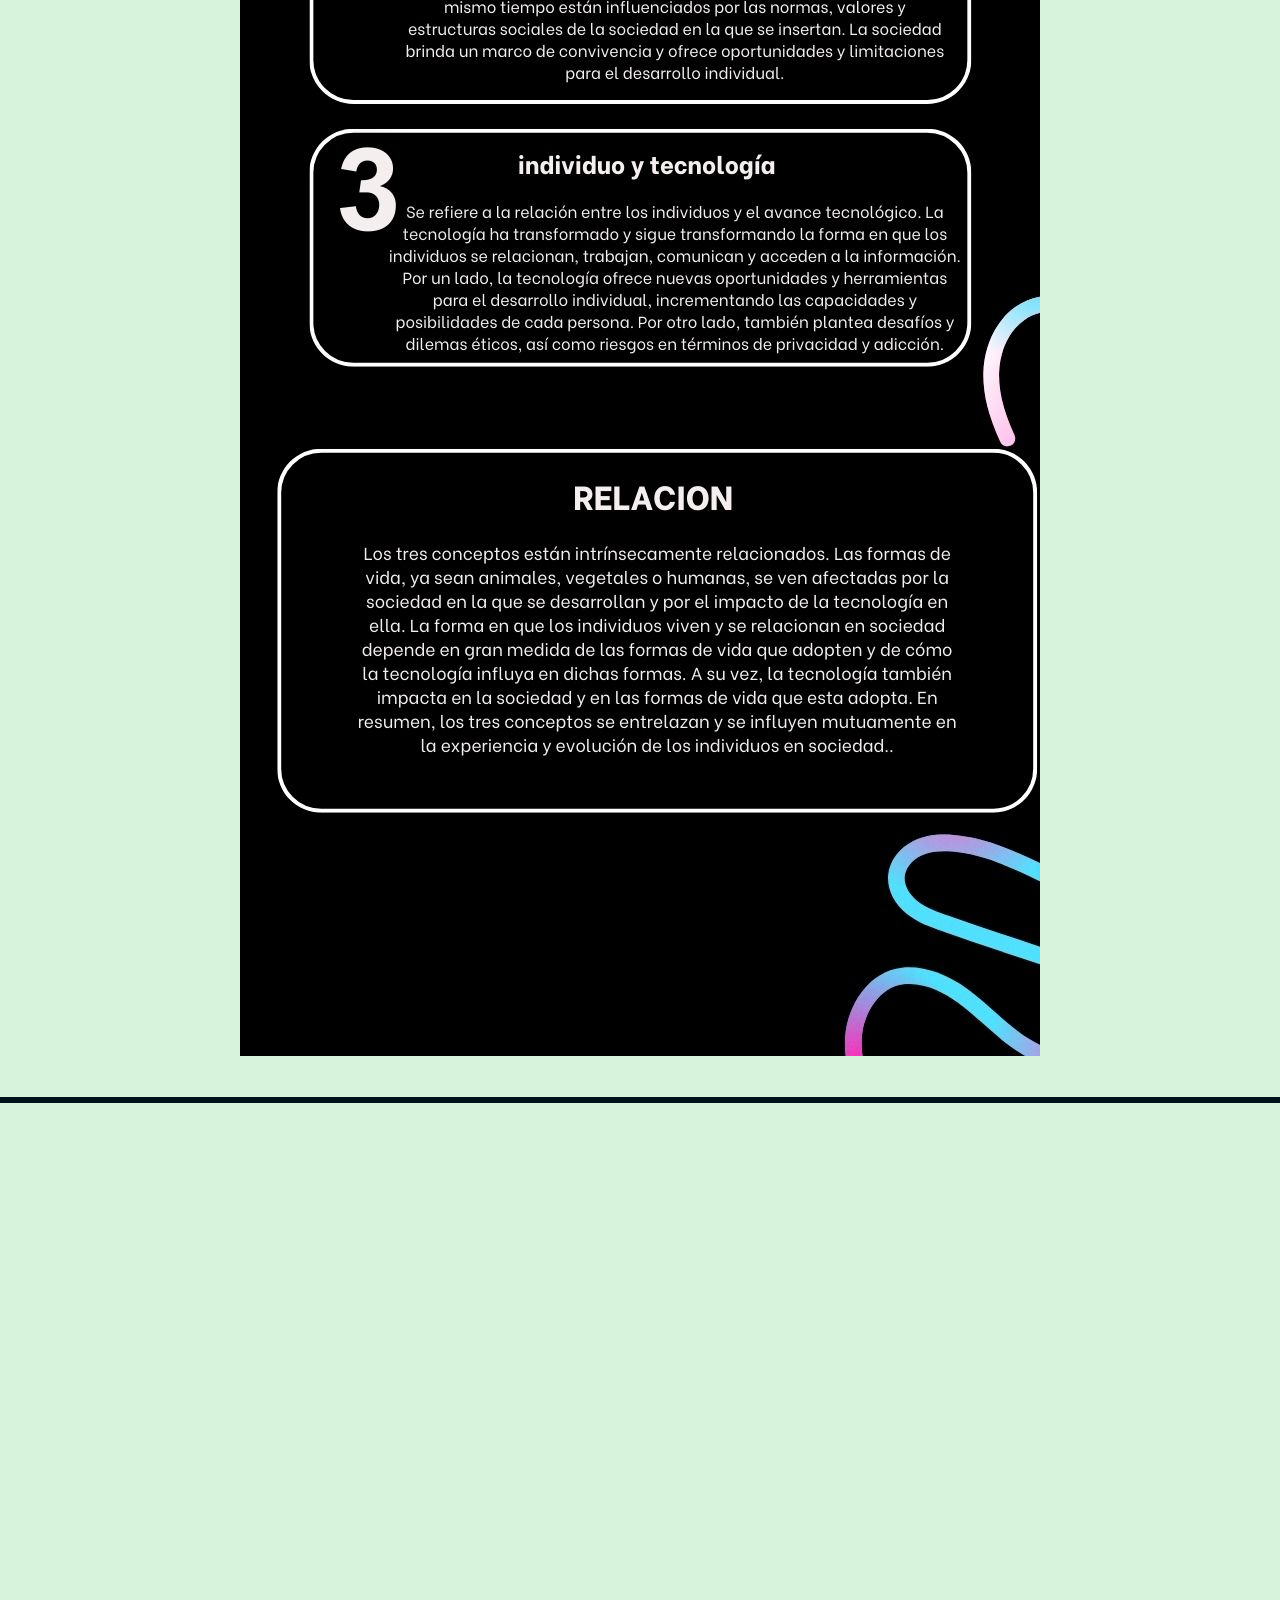
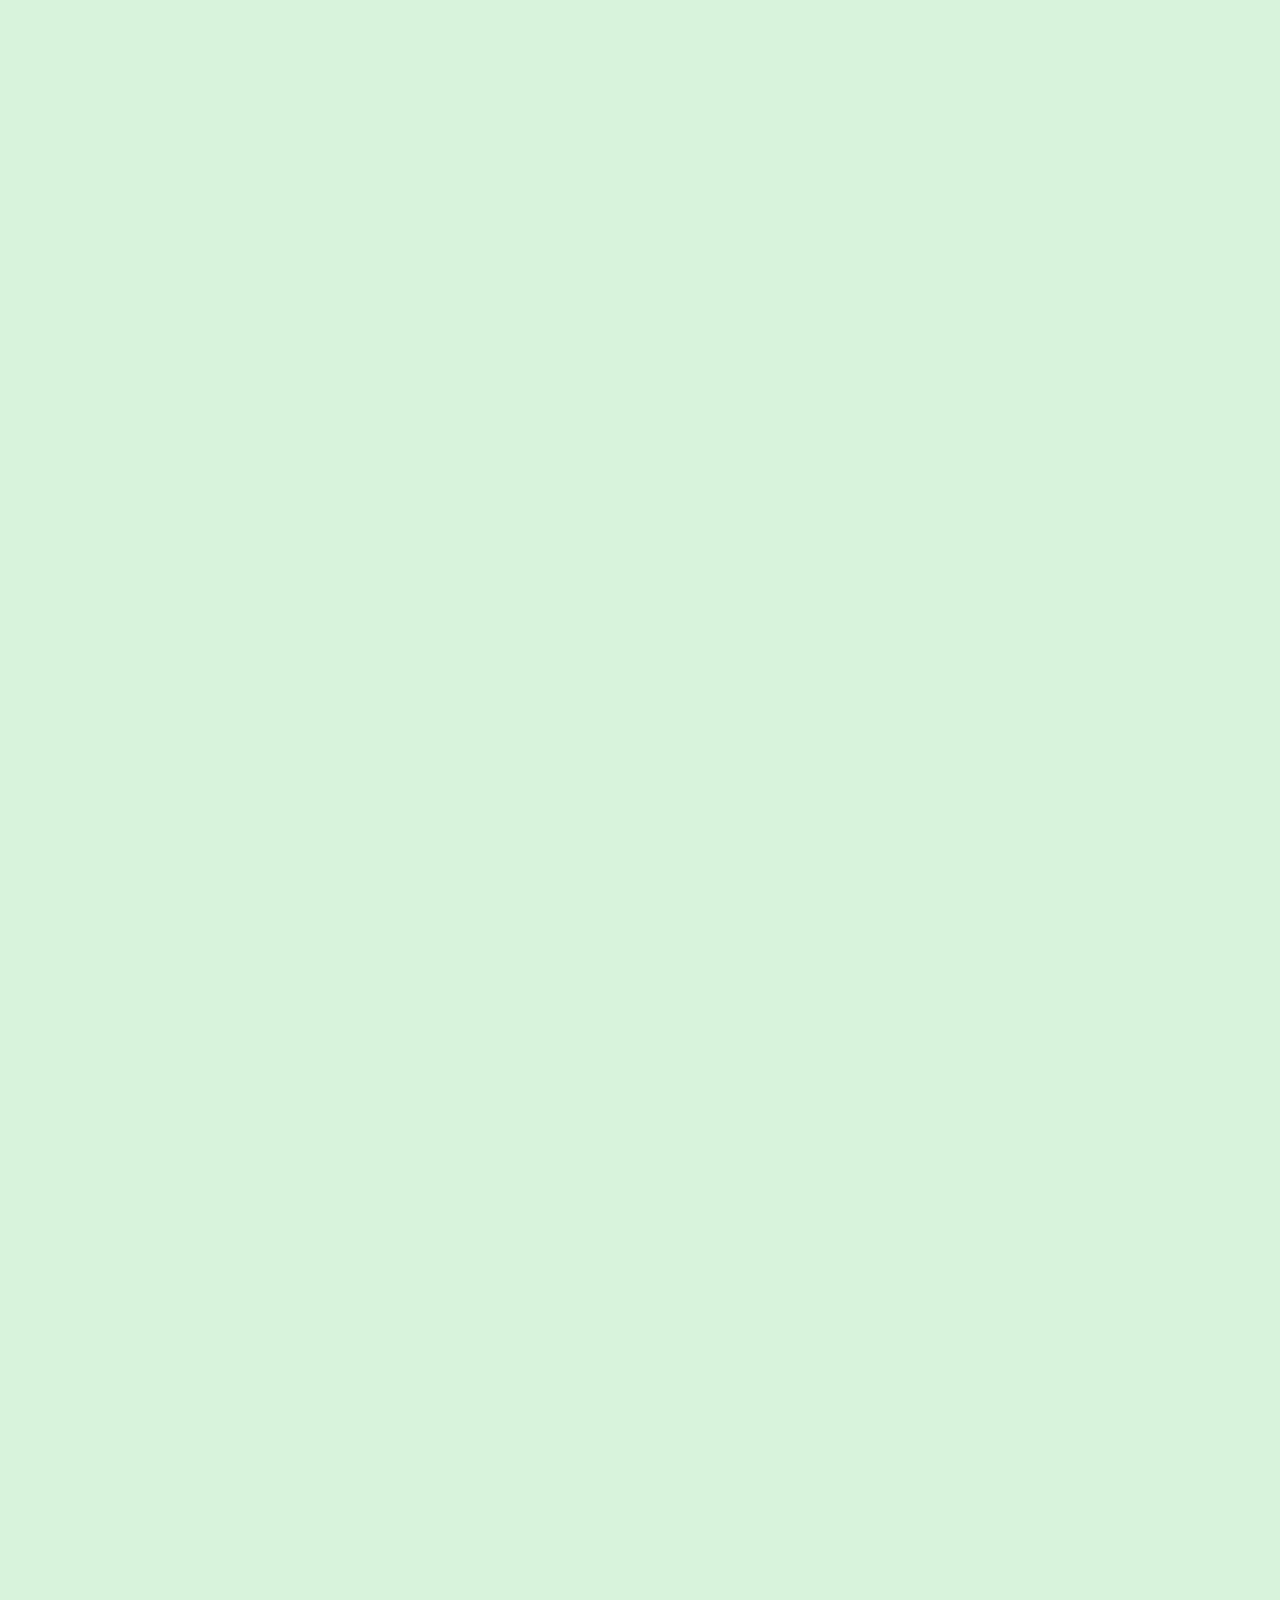
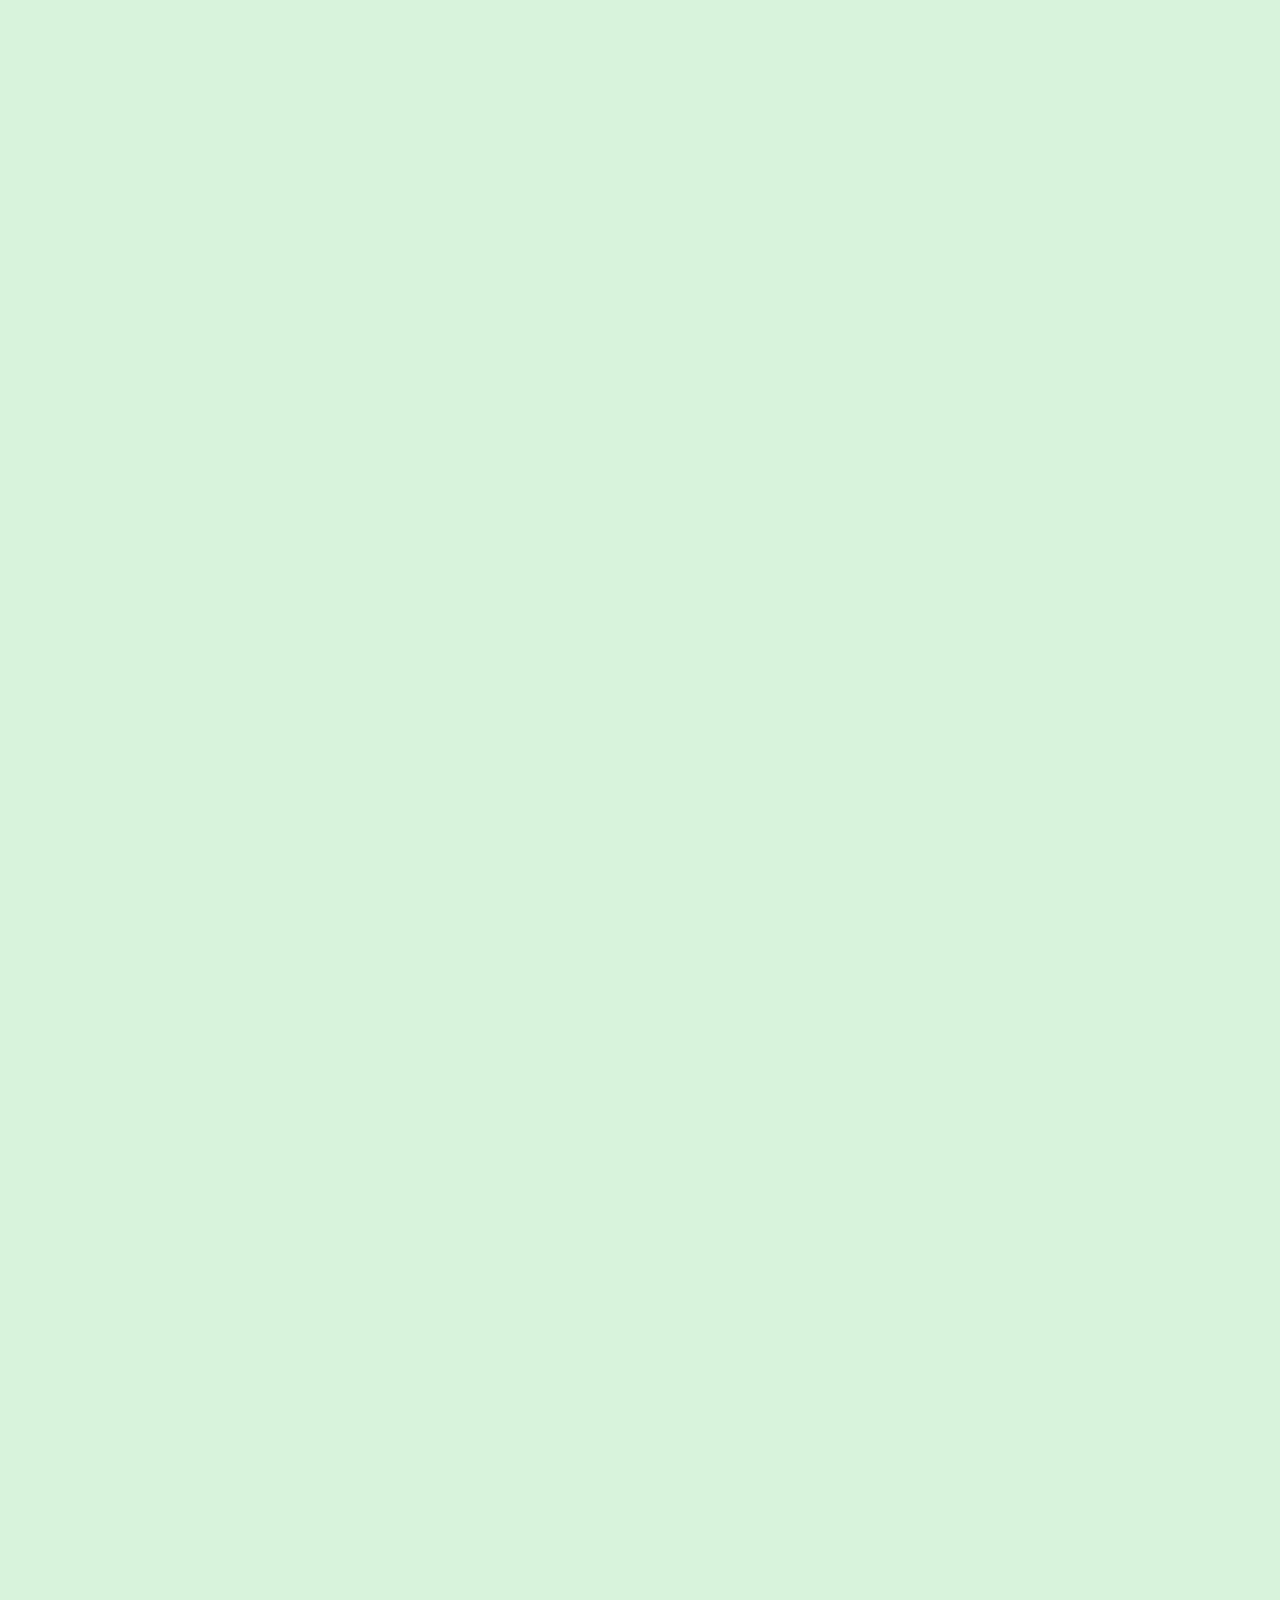
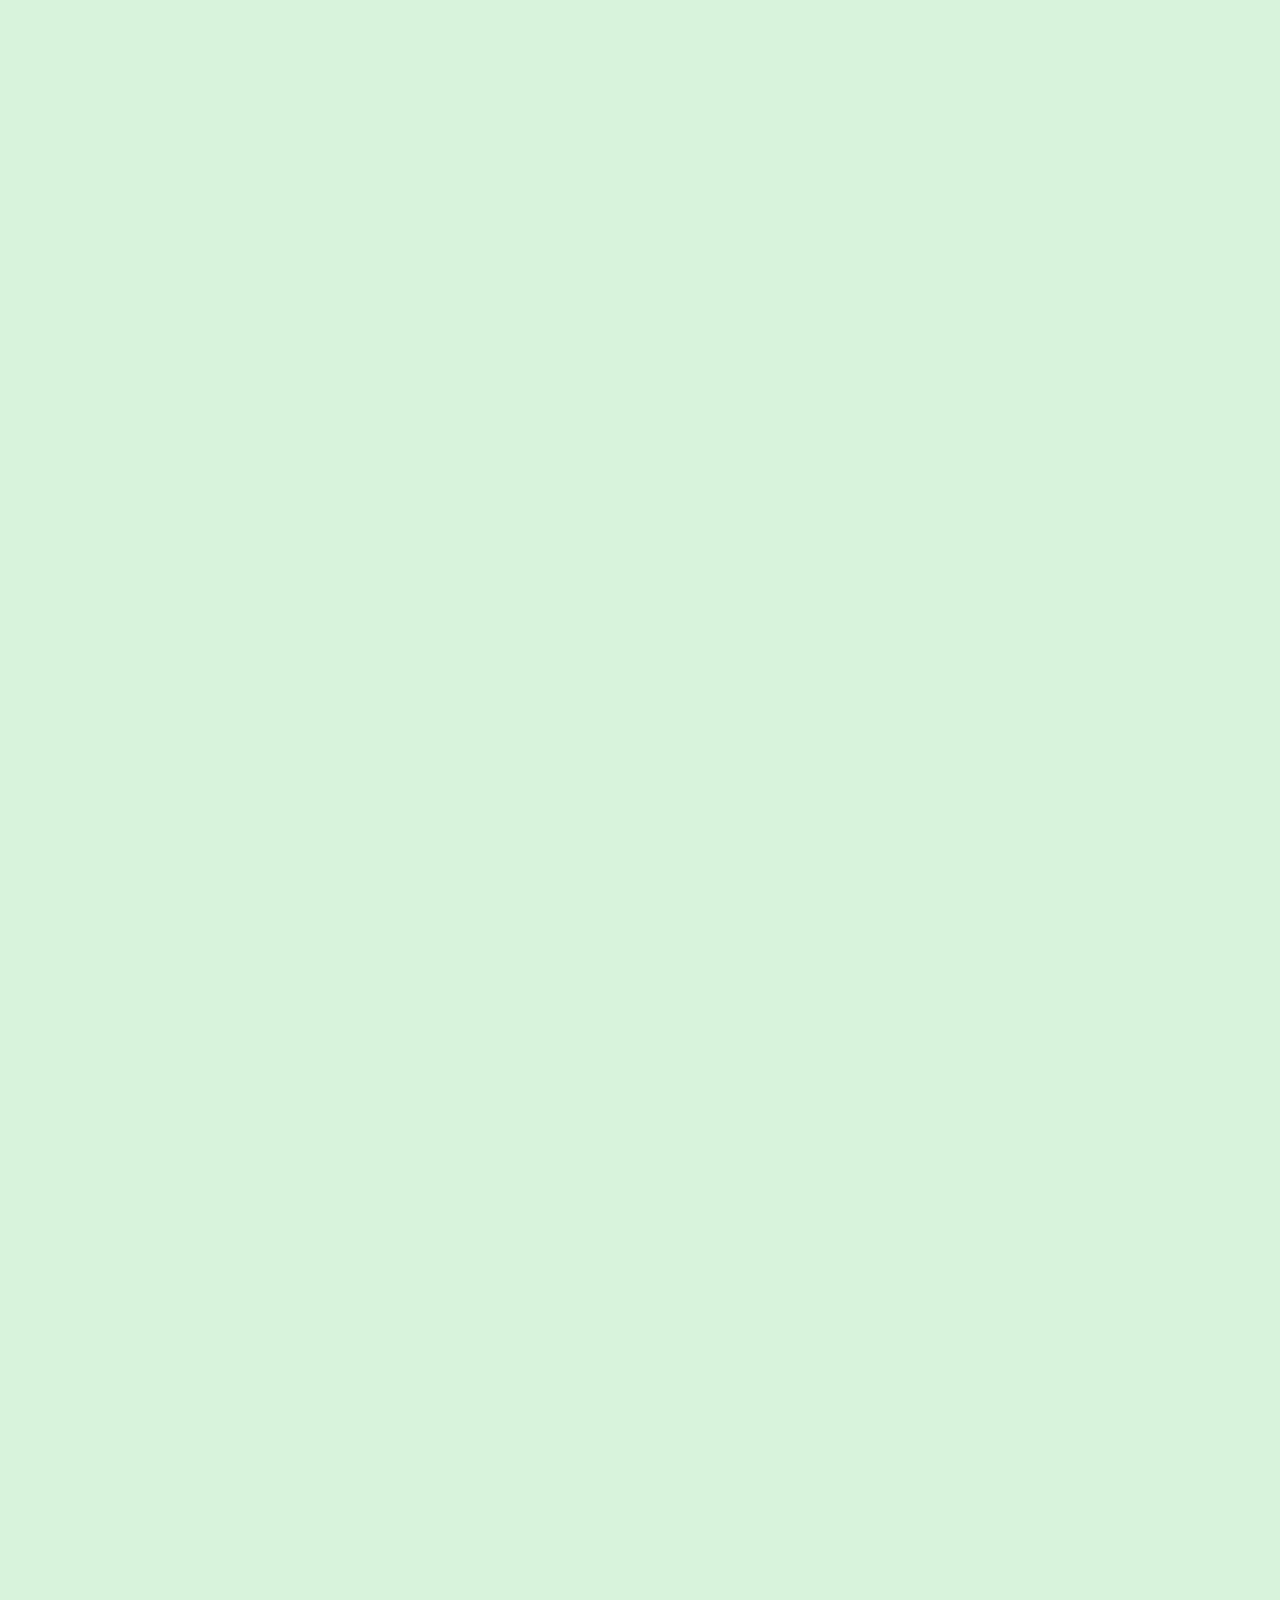
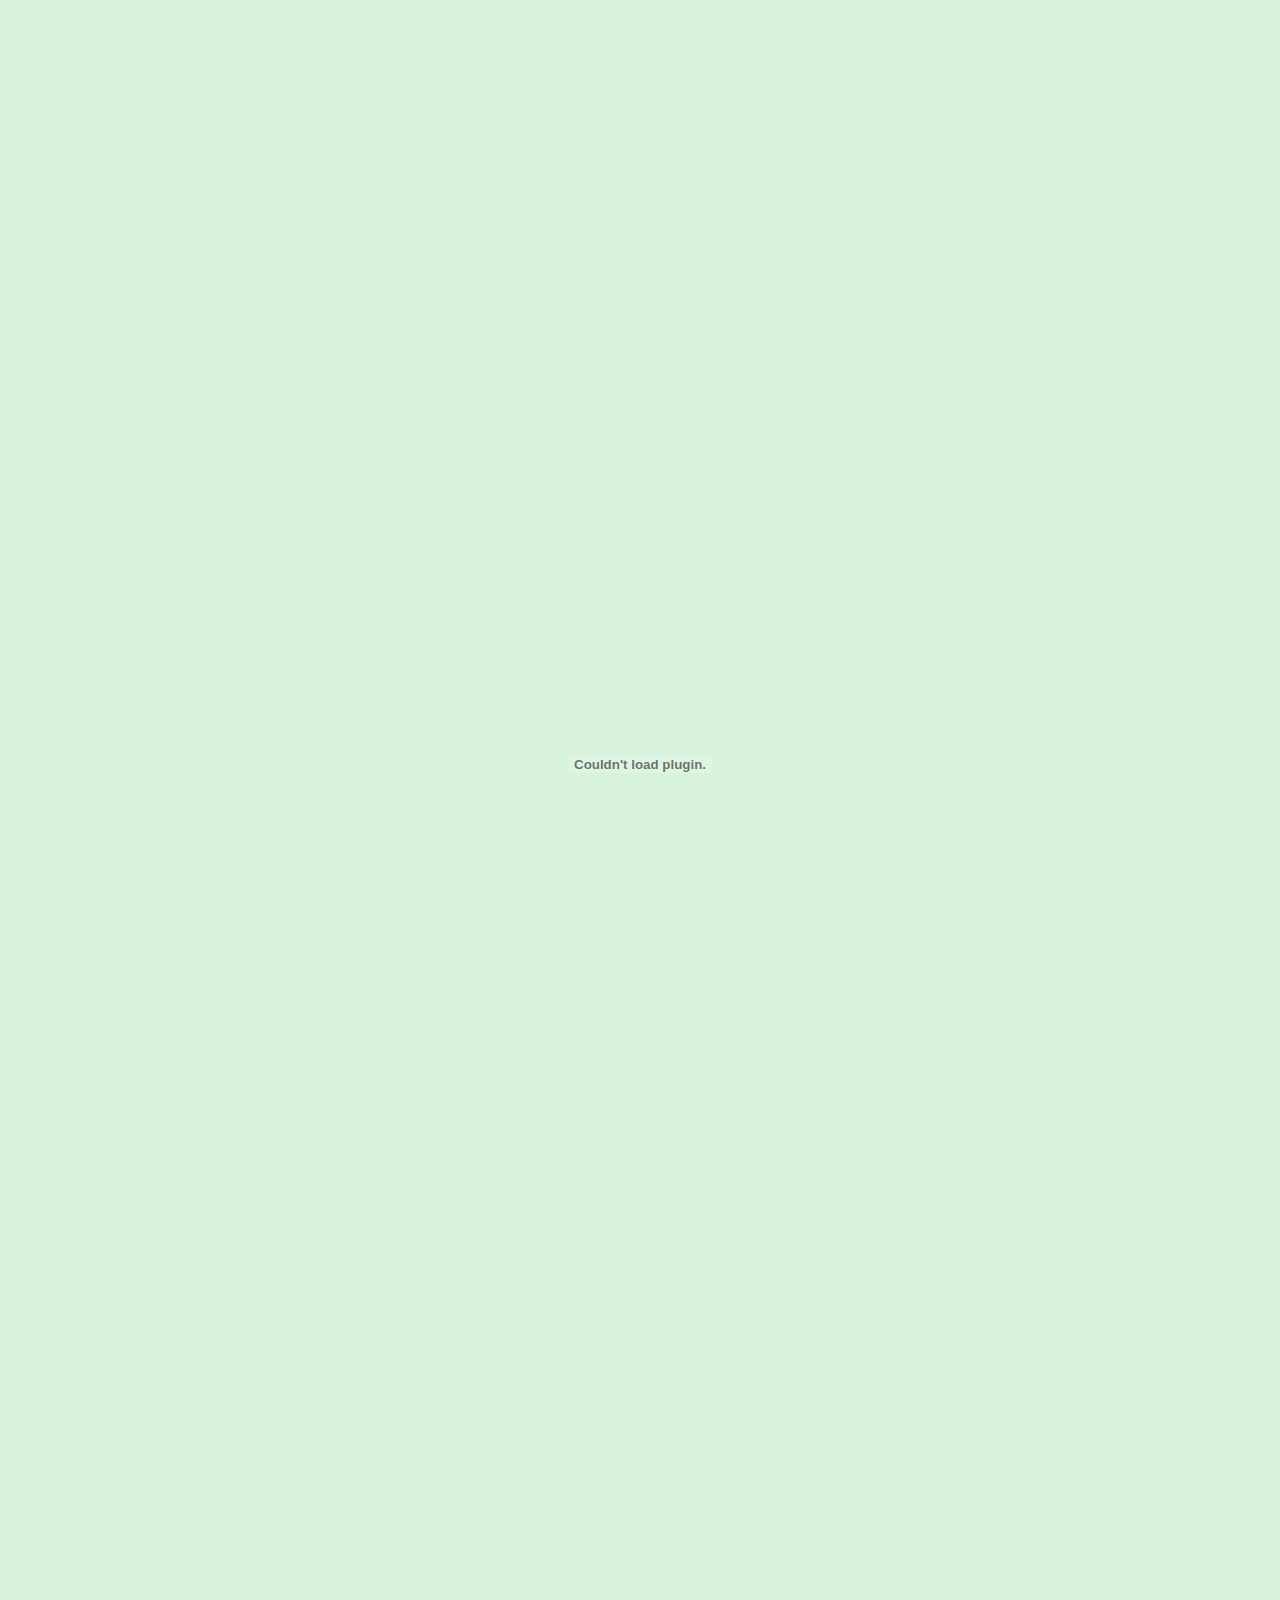
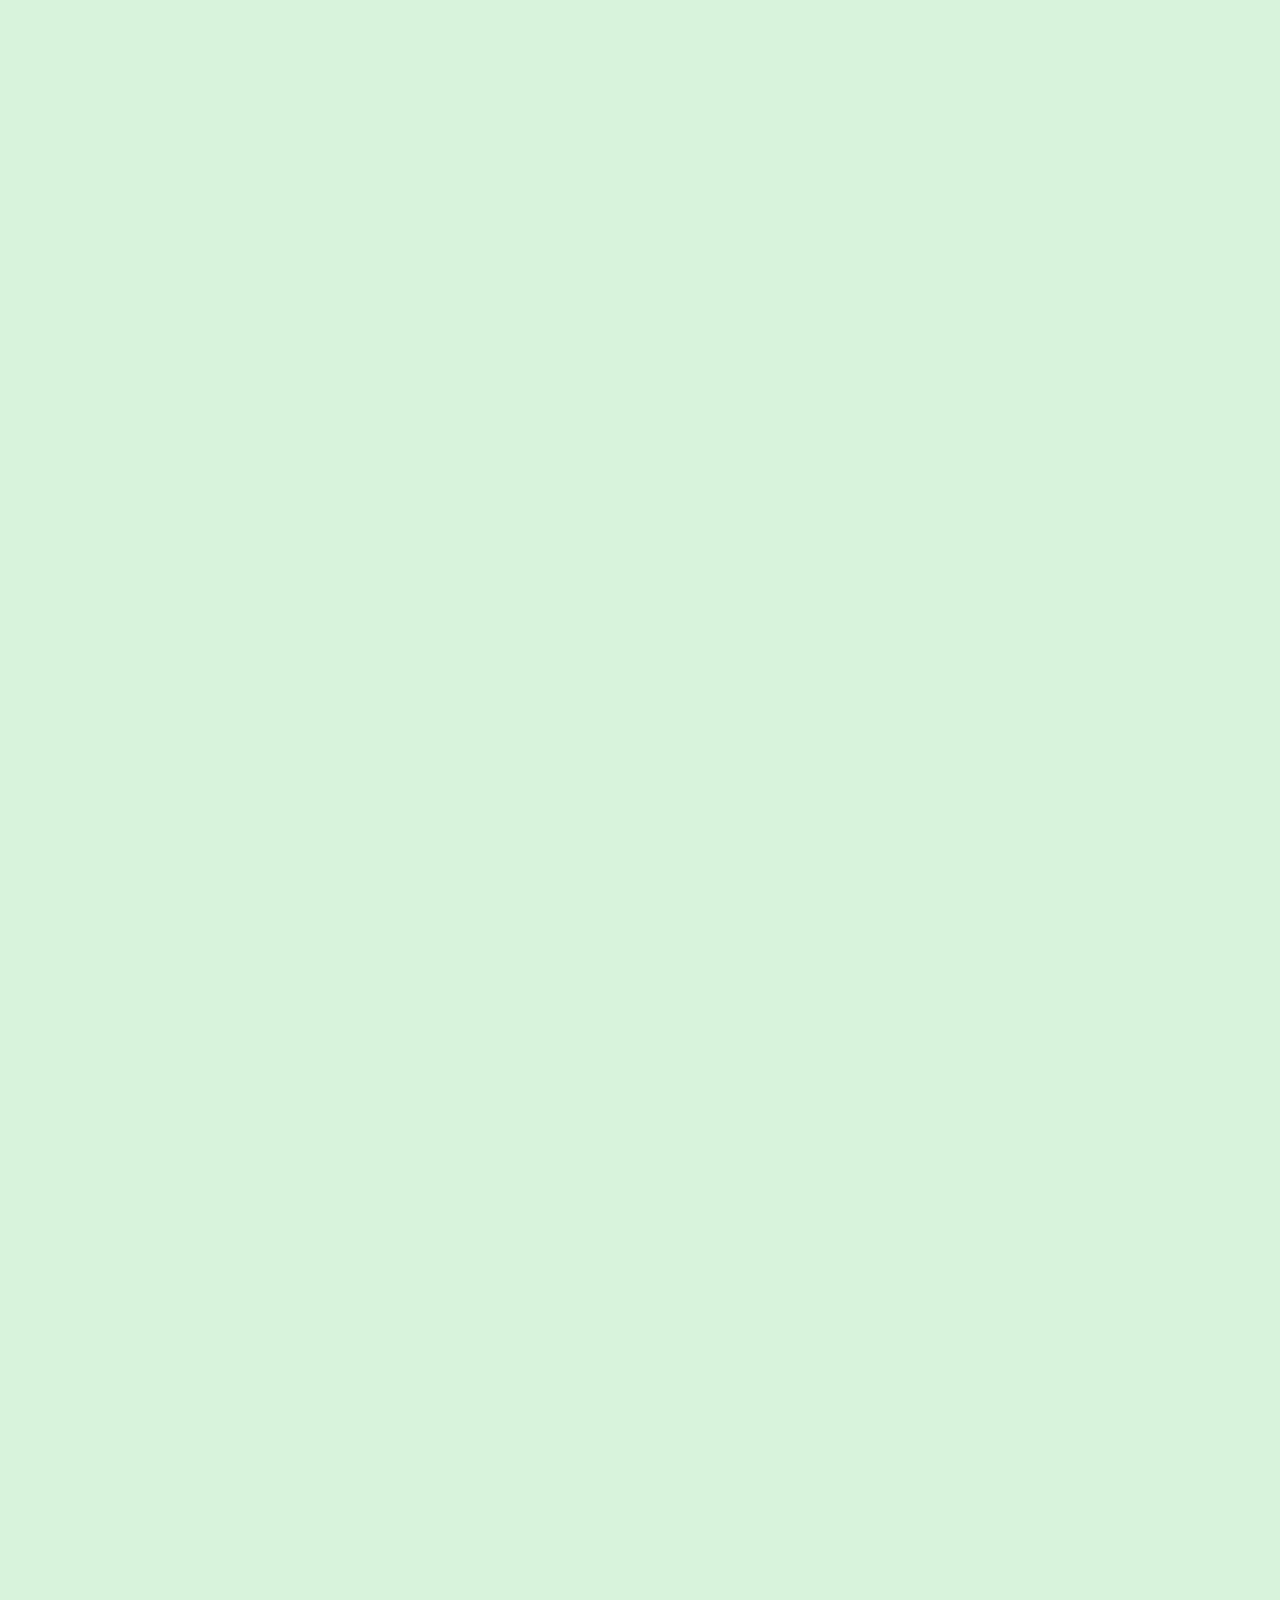
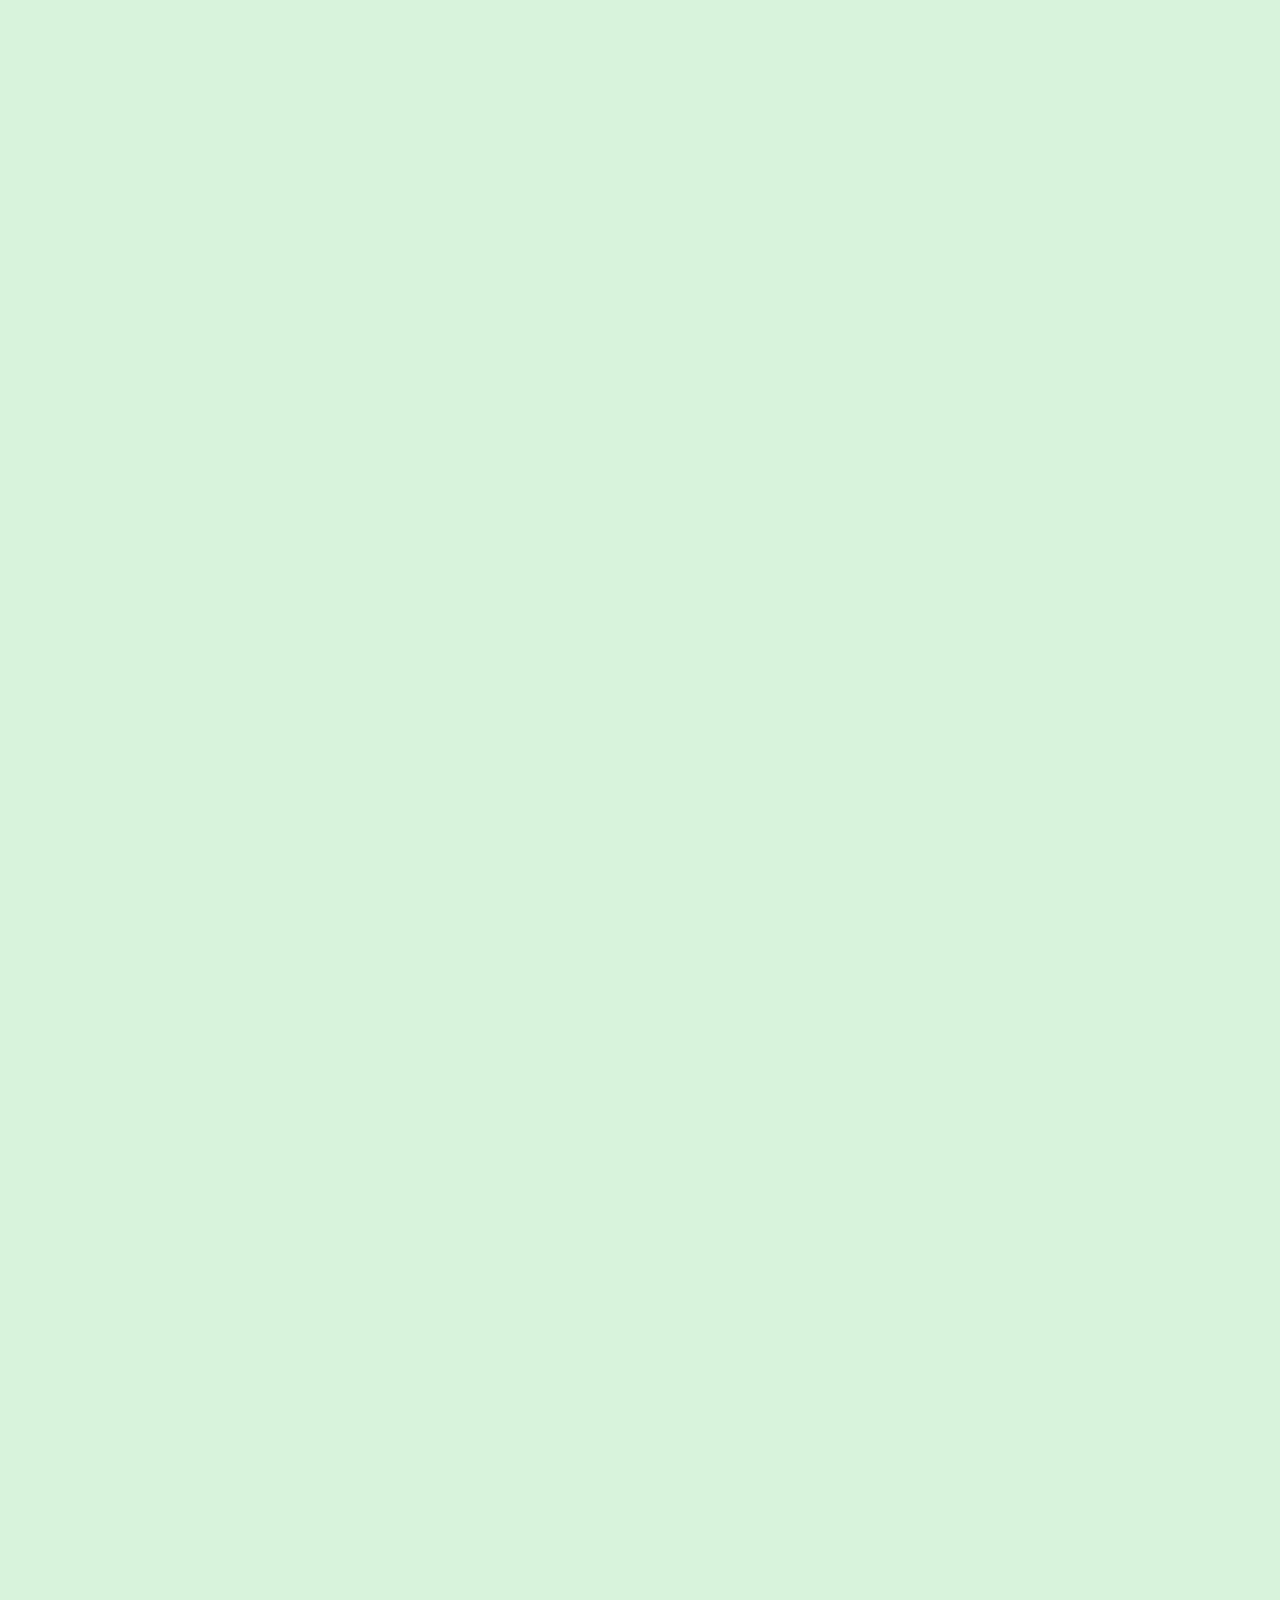
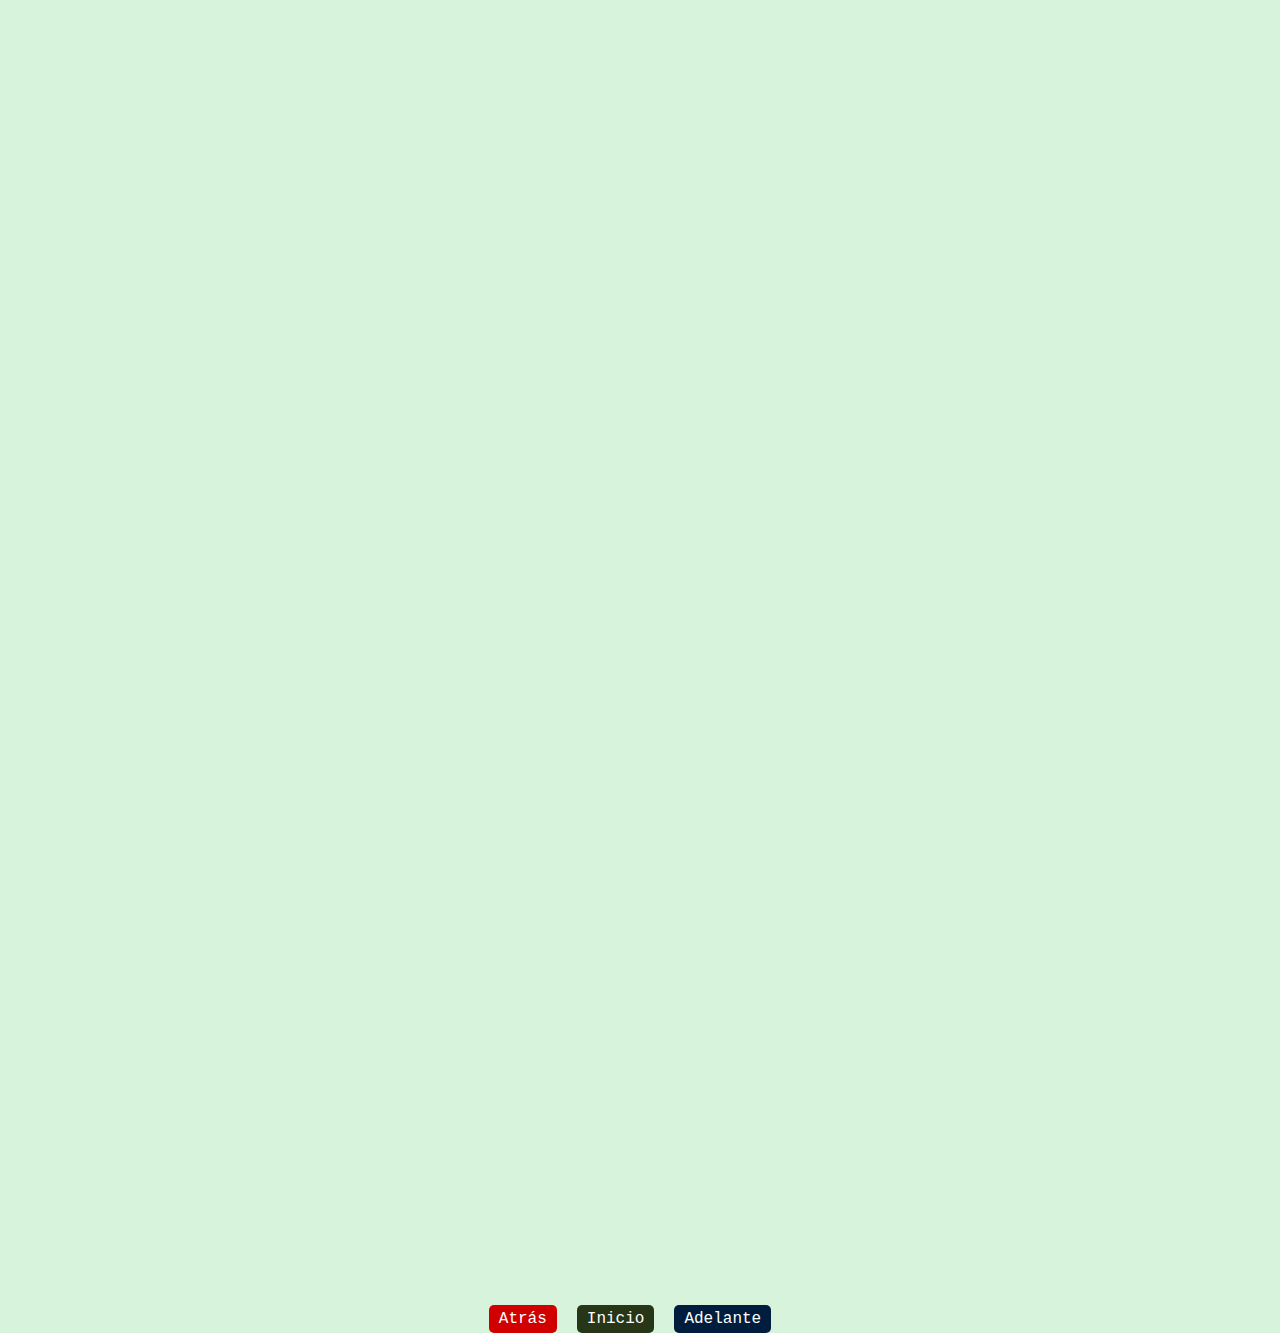
<file: sociales/index3.html>
<!DOCTYPE html>
<html lang="es">
<head>
    <meta charset="UTF-8">
    <meta name="viewport" content="width=device-width, initial-scale=1.0">
    <title>pensamiento SOCIAL</title>
    <link rel="stylesheet" href="css/index3.css">
    <script src="../js/scrollreveal.js"></script>
    <link rel="preconnect" href="https://fonts.googleapis.com">
<link rel="preconnect" href="https://fonts.gstatic.com" crossorigin>
</head>

<body>
    <body>


        <header>
            <section class="titulo1">
                <h1> PENSAMIENTO SOCIAL</h1>
                <h2> el futuro de la humanidad</h2>
            </section>
    
        </header>

        <div class="info">
            <p class="titulo-seccion">INTRO</p>
            <div class="lista">
    
                <br>
    
                <p> BIENVENIDO al pensamiento social, el cual está compuesto por un material de investigación 
                    y un análisis personal presentando datos e ideas de los temas a desarrollar, los cuales nos 
                    reflejan en el estado que se encuentra nuestra sociedad en la que vinimos, ya que somos parte 
                    de ella y de una u otra manera contribuimos en contextos y circunstancias positivas o negativas, 
                    influyendo en este desarrollo. </p>
            </div>
        </div>

        <hr size="8px" color="#001219">

        <div class="info">
            <p class="titulo-seccion">GLOSARIO</p>
            <div class="lista">
    
                
            </div>
        </div>


        <div class="glosario">

            <div class="caja">
              <h3>IDENTIDAD</h3>
              <br><br><br>
              <p> La identidad se refiere a la percepción que una persona tiene de sí misma, incluyendo aspectos como su personalidad, sus valores, su origen étnico, su sexualidad y su pertenencia a grupos sociales. Es lo que hace a cada individuo único y diferente de los demás.</p>
            </div>

            <div class="caja">
              <h3>GLOBALIZACION</h3>
              <br><br><br>
              <p>La globalización es un proceso económico, político, social y cultural que consiste en la creciente integración de las economías y sociedades a nivel mundial. Implica la interconexión y la interdependencia entre los diferentes países y regiones del mundo.</p>
            </div>

            <div class="caja">
              <h3>CULTURA</h3>
              <br><br><br>
              <p>La cultura engloba el conjunto de conocimientos, creencias, valores, costumbres, normas y comportamientos que caracterizan a una sociedad. Incluye manifestaciones como el arte, la música, la literatura, la gastronomía y las tradiciones..</p>
            </div>

            <div class="caja">
                <h3>SOCIEDAD DE CONSUMO </h3>
                <br><br><br>
                <p>La sociedad de consumo se refiere a una forma de organización social en la cual el consumo de bienes y servicios es considerado una actividad central. Se basa en la adquisición constante de productos y en la importancia que se le da al consumo como forma de satisfacción y estatus social.</p>
              </div>

              <div class="caja">
                <h3>TIC</h3>
                <br><br><br>
                <p>TIC (Tecnologías de la Información y Comunicación): Las TIC son las herramientas y recursos tecnológicos que se utilizan para procesar, almacenar, transmitir y gestionar información. Incluyen elementos como computadoras, teléfonos móviles, internet y software.</p>
              </div>
              <hr size="8px" color="#001219">
        </div>
    

        <div class="info">
            <p class="titulo-seccion">que relacion exiten entre estos comseptos </p>
            <div class="lista">
    
                <br>
    
                <p> La relación que existe entre estos cinco conceptos es que están interconectados y se influyen mutuamente en el contexto actual. La globalización ha llevado a una interconexión mayor entre las sociedades y el flujo de información y culturas a nivel mundial. Las TIC han sido una herramienta clave para esta conectividad, permitiendo el acceso a información global y facilitando la comunicación entre diferentes personas y sociedades. La sociedad de consumo, impulsada por la publicidad y la influencia mediática, ha generado cambios en la identidad y en las formas de consumir y relacionarse con la cultura. La cultura, a su vez, se ve influenciada por estos procesos, ya que la globalización y las TIC han llevado a la difusión de distintas culturas y a la creación de nuevas manifestaciones artísticas y formas de expresión. </p>
            </div>
        </div>

        <hr size="8px" color="#001219">


        <div class="info">
            <p class="titulo-seccion">DEBEMOS TENER EN CUNTA ESTOS CONSEPTOS</p>
            <div class="lista">

            </div>
        </div>

        <div class="cronograma">
            <div class="img">
        
                <img src="comseptos claves.jpg" alt="">
            </div>
        
        </div>
<br><br>
        <hr size="8px" color="#001219">

        <div class="info">
            <p class="titulo-seccion">PROCESOS TECNOLOGICOS</p>
            <div class="lista">
                <br>

                <p>
                    Para nadie es un secreto que las tecnologías asen parte de nuestras vidas y que por menos funcional que sea dependemos de ellas a lo largo de nuestras vidas, hemos estado acompañados de un desarrollo tecnológico, es cuál nos acoge en su manto de funcionalidades y que las posicionamos en un lugar de nuestras vidas y con todo esto nos preguntamos <br><br>


¿Cómo los procesos tecnológicos inciden en tu estilo de vida? <br><br>

Los proceso tecnológicos influyen en nuestra vida, ya que los hacemos partícipes de ella a lo largo de mi vida personal, he crecido en un entorno tecnológico a la edad de 4 o 5 años, aprendí algunas funcionalidades de un computador y hoy en día sé mucho más, pues este es un ejemplo claro de como las tecnologías influyen. Ahora que soy adoleciente y estoy en la etapa del desarrollo tecnológico como modelo de estudio me permite relacionarme más con la tecnología y esta influye en algunos aspectos más como: <br><br>

La comunicación. Gracias al desarrollo tecnológico personal me ha permitido interactuar con personas por medio de la virtualidad, esto en el caso de las conferencias y clases por parte de los docentes en el ámbito estudiantil, pero en el entorno social me ha permitido conocer gente por medio de redes sociales e interactuar con ella así demostrando que gracias a las tecnologías actuales hacen parte de mi socialización sistemática por medio de redes sociales y de chats.<br><br>

Estilo de vida. En mi estilo de vida las tecnologías se han convertido en un pasatiempo, ya que en mi tiempo libreas hago uso de ellas como entretenimiento como puede ser mirando la TV o jugando videojuegos, pero esto no indica que no uso mi tiempo en demás actividades al aire libre que son muy importantes para nuestro cuerpo.<br><br>

Salud mental y psicológica. Como todo joven a veces preferimos estar pegados a una pantalla y no socializar en mi caso al estudiar virtual ha bajado mi interacción con mis amigos, ya que, pues el único lazo que nos unía era él colegia, además no es 100% culpa de la tecnología y el estilo de estudio, puesto que cuando era pequeño no me gustaba relacionarme con niñ@s. a lo que voy es que hoy en día me pesa y me cuestiono cundo me encuentro solo y no tengo con quien compartir y prefiero hacer otra cosa que relacionarme con personas al fin y al cabo se me pasa esa actitud y me olvido de mi situación social.<br><br>
                </p>
            </div>
        </div>
          

        <object class="pdfview" type="application/pdf" data="Green Black Handwritten Typewriter High School Memories Zine (1).pdf"></object>

<br><br>
    
        <section class="navegacion">
            <ul>
                <li><a href="../fisica/index2.html " class="back">Atrás</a></li>
                <li><a href="../index.html " class="home">Inicio</a></li>
                <li><a href="../matematicas/index4.html" class="forward">Adelante</a></li>
            </ul>
        
        </section>
        
    </body>
    <script src="../js/index.js"></script>
</body>
</html>
</file>
<file: css/index.css>
*{
    margin: 0;
    padding: 0;
    box-sizing: border-box;
    border-bottom:large dashed;
    margin-right: 0px;
    margin-bottom: 0px;
    margin-top: 0px;

    
    

}

body{
    font-family: 'Courier New', Courier, monospace;
    background: #fff;

}

.contenedor{
    padding: 60px 0;
    width: 90%;  
    max-width: 1000px;
    margin:auto ;
    
    
}

.titulo{
    color: #344E41;
    font-size: 30px;
    text-align: center;
    margin-bottom: 60px;
}

header{
    width: 100%;
    height: 600px; 
    margin: 0%;
    background: #2193b0;  /* fallback for old browsers */
background: -webkit-linear-gradient(to right, hsla(191, 78%, 68%, 0.541), hsla(192, 68%, 41%, 0.575)),url(../Logo\ color.png ) ; 
/* Chrome 10-25, Safari 5.1-6 */
background: linear-gradient(to right, hsla(191, 78%, 68%, 0.5), hsla(192, 68%, 41%, 0.658)),url(../Logo\ color.png ) ; 
/* W3C, IE 10+/ Edge, Firefox 16+, Chrome 26+, Opera 12+, Safari 7+ */
background-size: cover;
background-attachment: fixed;
position: relative;



}

nav{
    text-align: right;
    padding: 30px 50px 0 0;
}

nav > a{
    color: #000;
    font-weight: 300;
    text-decoration: none;
    margin-right:10px ;
}

nav > a:hover{
    text-decoration: underline;
    
}



.texto1{
    display: flex;
    height: 430px ;
    width: 1387px;
    align-items: center;
    justify-content: center;
    flex-direction: column;
    text-align: center;
}

.texto1 h1 {
    font-size: 50px;
    color: #081c15;
    

}

.texto1 h2 {
    font-size: 30px;
    font-weight: 300px;
    color: #081c15;

}

.wave{
    position: absolute;
    bottom: 0;
    width: 100%;
}

.contenedor-sobre-nosotros{
    display: flex;
    justify-content: space-evenly;


}

.contenido-del-nosotros .contenido-de-texto{
    width: 48%;
}

.contenido-de-texto h3{
    margin-bottom: 15px;

}

.contenido-de-texto h3 span{
    background: #344E41;
    color: #fff;
    border-radius: 50%;
    display: inline-block;
    text-align: center;
    width: 30px;
    height: 30px;
    padding: 5px;
    box-shadow: 0 0 6px 0 rgba(0, 0, 0, .5);
    margin-right: 5px;

} 


.contedido-de-texto p{
    padding: 0px 0px 30px 15px;
    font-weight: 300;
    text-align: justify;
}

.info2{
    width: 100%;
    height: auto;
    background: #344E41;
    margin:  auto;
    padding: 20px;
    border-radius: 0px;
}

.info2 .Infoinfo {
    color: #392F5A;
    font-family: 'Courier New', Courier, monospace;
    font-size: normal;
    font-weight:normal;
    border-bottom:large dashed;
    display: inline; 
    margin-bottom: 20px;
}

.info2 .tituloinfo {
    color: #fff;
    font-family: 'Courier New', Courier, monospace;
    font-size: medium;
    font-weight:bolder;
    border-bottom:large dashed;
    display: inline;
    margin-right: 20px;
    margin-bottom: 20px;
    margin-top: 20px;
}

.contedido-de-texto h3{
    margin-bottom: 15px;
}

.contedido-de-texto h3 span{
    background: #2193b0;
    color: #fff;
    border-radius: 50%;
    display: inline-block;
    text-align: center;
    width: 30px;
    height: 30px;

}

.imagen1-about-us{
    width: 48px;
}

.sobre-nosotros .texto1{
    width: 48%;

}



/*portamaterias*/ 

.portamaterias{
    background: #f2f2f2;
    margin: auto;
}

.imagen-port{
    width: 24%;
    margin-bottom: 10px;
}

.imagen-port > img{
    width: 100%;
    height: 100%;
    object-fit: cover;
    display: block;

    
}

.imagen-port {
    width: auto;
    height: auto;
    margin-bottom: 2%;
    overflow: hidden;
    position: relative;
    cursor: pointer;
    box-shadow: 0 0 6px rgba(0, 0, 0, .5);
    
    
}

.imagen-port img {
    width: 100%;
    height: 100%;
   
    
   
}

.center{
    position: relative;
    text-align: center;
    color: #344E41;
    font-size: 2.5em;
}

.myButton{
    color: #000;
    font-family: 'Courier New', Courier, monospace;
    font-size: xx-large;
    text-align: center;
    font-weight: bolder;
    border-bottom:2px #2193b0 dashed;
    
}

.btn {
    font-size: 1.2rem;
    padding: 1rem 2.5rem;
    border: none;
    outline: none;
    border-radius: 0.4rem;
    cursor: pointer;
    text-transform: uppercase;
    background-color: rgb(14, 14, 26);
    color: rgb(234, 234, 234);
    font-weight: 700;
    transition: 0.6s;
    box-shadow: 0px 0px 60px #1f4c65;
    -webkit-box-reflect: below 10px linear-gradient(to bottom, rgba(0,0,0,0.0), rgba(0,0,0,0.4));
  }
  
  .btn:active {
    scale: 0.92;
  }
  
  .btn:hover {
    background: rgb(2,29,78);
    background: linear-gradient(270deg, rgba(2, 29, 78, 0.681) 0%, rgba(31, 215, 232, 0.873) 60%);
    color: rgb(4, 4, 38);
  }

.info2{
    text-align: center;
}
</file>
<file: cronograma/css/indexc.css>
*{
    margin: 0;
    padding: 0;
    box-sizing: border-box;
    border-bottom:large dashed;
    margin-right: 0px;
    margin-bottom: 0px;
    margin-top: 0px;
}

.cronograma{
    display: flex;
  justify-content: center;
  align-items: center;
  height: 100%;
}



nav {
    background-color: #333;
    height: 40px;
}

ul {
    list-style-type: none;
    margin: 0;
    padding: 0;
    display: flex;
    justify-content: center;
    align-items: center;
    height: 100%;
}

li {
    margin-right: 20px;
}

a {
    color: white;
    text-decoration: none;
    padding: 5px 10px;
    border-radius: 5px;
}

a:hover {
    background-color: #555;
}

.back {
    background-color: #ff9090;
}

.home {
    background-color: #90ff90;
}

.forward {
    background-color: #9090ff;
}
</file>
<file: ingles/css/index6.css>
*{
    margin: 0;
    padding: 0;
    box-sizing: border-box;
    border-bottom:large dashed;
    margin-right: 0px;
    margin-bottom: 0px;
    margin-top: 0px;
}
body{
    font-family: 'Courier New', Courier, monospace;
    background: #000;
    
    

}

.titulo1{
    display: flex;
    height: 430px ;
    width: 1387px;
    align-items: center;
    justify-content: center;
    flex-direction: column;
    text-align: center;
}

.titulo1 h1 {
    font-size: 50px;
    color: #70D6FF;
    

}

.titulo1 h2 {
    font-size: 30px;
    font-weight: 300px;
    color: #FF70A6;

}

.info{
    width: 90%;
    height: auto;
    background: #e9ff70;
    margin: 5% auto;
    padding: 10px;
    border-radius: 10px;
}


.info1{
    width: 90%;
    height: auto;
    background: #e9ff70;
    margin: 5% auto;
    padding: 10px;
    border-radius: 10px;
}
.titulo-seccion{
    text-align: center;
    color: #000;
    font-size: 40px;
    
}



.info{
    width: 90%;
    height: auto;
    background: #fefae0;
    margin: 5% auto;
    padding: 10px;
    border-radius: 10px;
}

.lista{
    text-align: center;
    color: #000;
    
    
}

.img{
    text-align: center;
    
    
}










nav {
    background-color: #333;
    height: 40px;
}

ul {
    list-style-type: none;
    margin: 0;
    padding: 0;
    display: flex;
    justify-content: center;
    align-items: center;
    height: 100%;
}

li {
    margin-right: 20px;
}

a {
    color: white;
    text-decoration: none;
    padding: 5px 10px;
    border-radius: 5px;
}

a:hover {
    background-color: #3d0e61;
}

.back {
    background-color: #d00000;
}

.home {
    background-color: #283618;
}

.forward {
    background-color: #001D3D;
}


.pdfview{
    margin: auto;
    display: block;
    width: 850px;
    height: 80vh;
}
</file>
<file: matematicas/css/index4.css>
*{
    margin: 0;
    padding: 0;
    box-sizing: border-box;
    border-bottom:large dashed;
    margin-right: 0px;
    margin-bottom: 0px;
    margin-top: 0px;
}

body{
    font-family: 'Courier New', Courier, monospace;
    background: #003566;
    
    

}

html{
    font-family: Arial, Helvetica, sans-serif;
}


*{
    margin: 0;
    padding: 0;
    outline: 0;
    box-sizing: border-box;
}

.botones{
    font-size: 30px;
    width: 70px;
    height: 70px;
    line-height: 70px;
    background-color: rgba(0,0,0,.7);
    text-align: center;
    font-weight: bold;
    position: absolute;
    color: #fff;
    box-shadow: 0 0 10px rgba(255,255,255,.6);
    -webkit-transition: all .3s ease;
    -o-transition: all .3s ease;
    transition: all .3s ease;
    position: absolute;

}

.botones:hover{
    cursor: pointer;
    transform: scale(1.2,1.2);
    
}

.atras{
    left: 2%;
    top: calc(50% - 70px)
}

.adelante{
    left: 2%;
    top: calc(50% - 70px)
}

img{
    width: 100%;
    height: 100%;
}

.titulo1{
    display: flex;
    height: 430px ;
    width: 1387px;
    align-items: center;
    justify-content: center;
    flex-direction: column;
    text-align: center;
}

.titulo1 h1 {
    font-size: 50px;
    color: #FFC300;
    

}

.titulo1 h2 {
    font-size: 30px;
    font-weight: 300px;
    color: #FFD60A;

}

.info{
    width: 90%;
    height: auto;
    background: #e9ff70;
    margin: 5% auto;
    padding: 10px;
    border-radius: 10px;
}


.info1{
    width: 90%;
    height: auto;
    background: #e9ff70;
    margin: 5% auto;
    padding: 10px;
    border-radius: 10px;
}
.titulo-seccion{
    text-align: center;
    color: #000;
    font-size: 40px;
    
}

.mapa1{
    text-align: center;
}

.info{
    width: 90%;
    height: auto;
    background: #fefae0;
    margin: 5% auto;
    padding: 10px;
    border-radius: 10px;
}

.lista{
    text-align: center;
    color: #000;
    
    
}

.imagen11{
    text-align: center;
    
}









nav {
    background-color: #333;
    height: 40px;
}

ul {
    list-style-type: none;
    margin: 0;
    padding: 0;
    display: flex;
    justify-content: center;
    align-items: center;
    height: 100%;
}

li {
    margin-right: 20px;
}

a {
    color: white;
    text-decoration: none;
    padding: 5px 10px;
    border-radius: 5px;
}

a:hover {
    background-color: #3d0e61;
}

.back {
    background-color: #d00000;
}

.home {
    background-color: #283618;
}

.forward {
    background-color: #001D3D;
}


.pdfview{
    margin: auto;
    display: block;
    width: 850px;
    height: 80vh;
}
</file>
<file: mihojadevida/css/indexh.css>
body{
    margin: 0;
    padding: 0;
    background: #FFF8F0;
}

.name{
      width: 100%;
      height: 300px;
      background: #64B6AC;
      transform: skewY(-5deg);
}

.name .content {
    width: 50%;
    height: 50%;
    position: absolute;
    left: 25%;
}
.name .imagen {
    position: absolute;
    top: 22%;
    right: 5%;
    width: 180px;
    height: 180px;
    border-radius: 100%;
    transform: skewY(5deg);
    overflow: hidden;

}

.name .imagen img{
    width: 180px; ;
    height: 210px;
}

.name .content .p-1{
    color: #FFF8F0;
    font-family: 'Courier New', Courier, monospace;
    font-weight: bolder;
    font-size: 65px;
    transform: skewY(5deg);
    margin-bottom: 0%;
}

.name .content .p-2{
    color: #FFF8F0;
    font-family: 'Courier New', Courier, monospace;
    font-size: 20px;
    transform: skewY(5deg);
    margin-top: 0%;
    margin-bottom: 0%;
}

.info{
    width: 90%;
    height: auto;
    background: #64B6AC;
    margin: 5% auto;
    padding: 20px;
    border-radius: 20px;
}


.info .tituloseccion {
    color: #FFF8F0;
    font-family: 'Courier New', Courier, monospace;
    font-size: xx-large;
    text-align: center;
    font-weight: bolder;
    border-bottom:2px #FFF8F0 dashed;
    
}

.info .tituloinfo {
    color: #FFF8F0;
    font-family: 'Courier New', Courier, monospace;
    font-size: medium;
    font-weight:bolder;
    border-bottom:large dashed;
    display: inline;
    margin-right: 20px;
    margin-bottom: 20px;
    margin-top: 20px;
}

.info .Infoinfo {
    color: #392F5A;
    font-family: 'Courier New', Courier, monospace;
    font-size: medium;
    font-weight:normal;
    border-bottom:large dashed;
    display: inline; 
    margin-bottom: 20px;
    
}

.info menu {
    color: #ffffff;
    font-family: 'Courier New', Courier, monospace;
    font-size: medium;
    font-weight:normal;
    border-bottom:large dashed;
    display: inline; 
    margin-bottom: 20px;
}




div .info{
    background-color: lightblue;
  margin: 10px;
}



.box{
    background-color:#64B6AC;
    padding: 50px;
    width: 90%;
    color: #000;margin: 20px;
    margin-left: auto;
    margin-right: auto;
    border-radius: 20px;
    box-shadow: inset 0 0  20px #111 ;
}



.info2{
    width: 100%;
    height: auto;
    background: #64B6AC;
    margin:  auto;
    padding: 20px;
    border-radius: 0px;
}

.info2 .Infoinfo {
    color: #392F5A;
    font-family: 'Courier New', Courier, monospace;
    font-size: medium;
    font-weight:normal;
    border-bottom:large dashed;
    display: inline; 
    margin-bottom: 20px;
}

.info2 .tituloinfo {
    color: #000;
    font-family: 'Courier New', Courier, monospace;
    font-size: medium;
    font-weight:bolder;
    border-bottom:large dashed;
    display: inline;
    margin-right: 20px;
    margin-bottom: 20px;
    margin-top: 20px;
}

nav {
    background-color: #333;
    height: 40px;
}

ul {
    list-style-type: none;
    margin: 0;
    padding: 0;
    display: flex;
    justify-content: center;
    align-items: center;
    height: 100%;
}

li {
    margin-right: 20px;
}

a {
    color: white;
    text-decoration: none;
    padding: 5px 10px;
    border-radius: 5px;
}

a:hover {
    background-color: #555;
}

.back {
    background-color: #ff9090;
}

.home {
    background-color: #90ff90;
}

.forward {
    background-color: #9090ff;
}
</file>
<file: sociales/css/index3.css>
*{
    margin: 0;
    padding: 0;
    box-sizing: border-box;
    border-bottom:large dashed;
    margin-right: 0px;
    margin-bottom: 0px;
    margin-top: 0px;
}

body{
    font-family: 'Courier New', Courier, monospace;
    background: #D8F3DC;
    
    

}

.titulo1{
    display: flex;
    height: 430px ;
    width: 1387px;
    align-items: center;
    justify-content: center;
    flex-direction: column;
    text-align: center;
}

.titulo1 h1 {
    font-size: 50px;
    color: #081C15;
    

}

.titulo1 h2 {
    font-size: 30px;
    font-weight: 300px;
    color: #2D6A4F;

}


.info{
    width: 90%;
    height: auto;
    background: #1B4332;
    margin: 5% auto;
    padding: 10px;
    border-radius: 10px;
}

.titulo-seccion{
    text-align: center;
    color: #fff;
    font-size: 40px;
    
}

.lista{
    text-align: center;
    color: #fff;
    
    
}






nav {
  background-color: #333;
  height: 40px;
}

ul {
  list-style-type: none;
  margin: 0;
  padding: 0;
  display: flex;
  justify-content: center;
  align-items: center;
  height: 100%;
}

li {
  margin-right: 20px;
}

a {
  color: white;
  text-decoration: none;
  padding: 5px 10px;
  border-radius: 5px;
}

a:hover {
  background-color: #3d0e61;
}

.back {
  background-color: #d00000;
}

.home {
  background-color: #283618;
}

.forward {
  background-color: #001D3D;
}



.glosario {
    display: flex;
    flex-wrap: wrap;
  }
  
  .caja {
    width: 200px;
    height: 200px;
    background-color: yellow;
    margin: 10px;
    padding: 10px;
    border-radius: 10px;
    box-shadow: 0px 0px 10px rgba(0, 0, 0, 0.2);
    text-align: center;
  }
  
  @keyframes rotate {
    0% {
      transform: rotate(0deg);
    }
    100% {
      transform: rotate(360deg);
    }
  }
  
  .caja:hover {
    animation: rotate 100s infinite linear;
  }

.glosario {
display: flex;
flex-wrap: wrap;
justify-content: center;
}


.cronograma{
    display: flex;
  justify-content: center;
  align-items: center;
  height: 100%;
}


.caja {
width: 400px;
height: 290px;
background-color: #B7E4C7;
margin: 10px;
padding: 10px;
border-radius: 10px;
box-shadow: 0px 0px 10px rgba(0, 0, 0, 0.2);
text-align: center;
}

.pdfview{
    margin: auto;
    display: block;
    width: 850px;
    height: 1180vh;
}

@keyframes rotate {
0% {
  transform: rotate(0deg);
}
100% {
  transform: rotate(360deg);
}
}

.caja:hover {
animation: rotate 100s infinite linear;
}

header{
  width: 100%;
  height: 600px; 
  margin: 0%;
  background: #A1FFCE;  /* fallback for old browsers */
background: -webkit-linear-gradient(to right, #FAFFD1, #A1FFCE);  /* Chrome 10-25, Safari 5.1-6 */
background: linear-gradient(to right, #FAFFD1, #A1FFCE); /* W3C, IE 10+/ Edge, Firefox 16+, Chrome 26+, Opera 12+, Safari 7+ */

}
</file>
